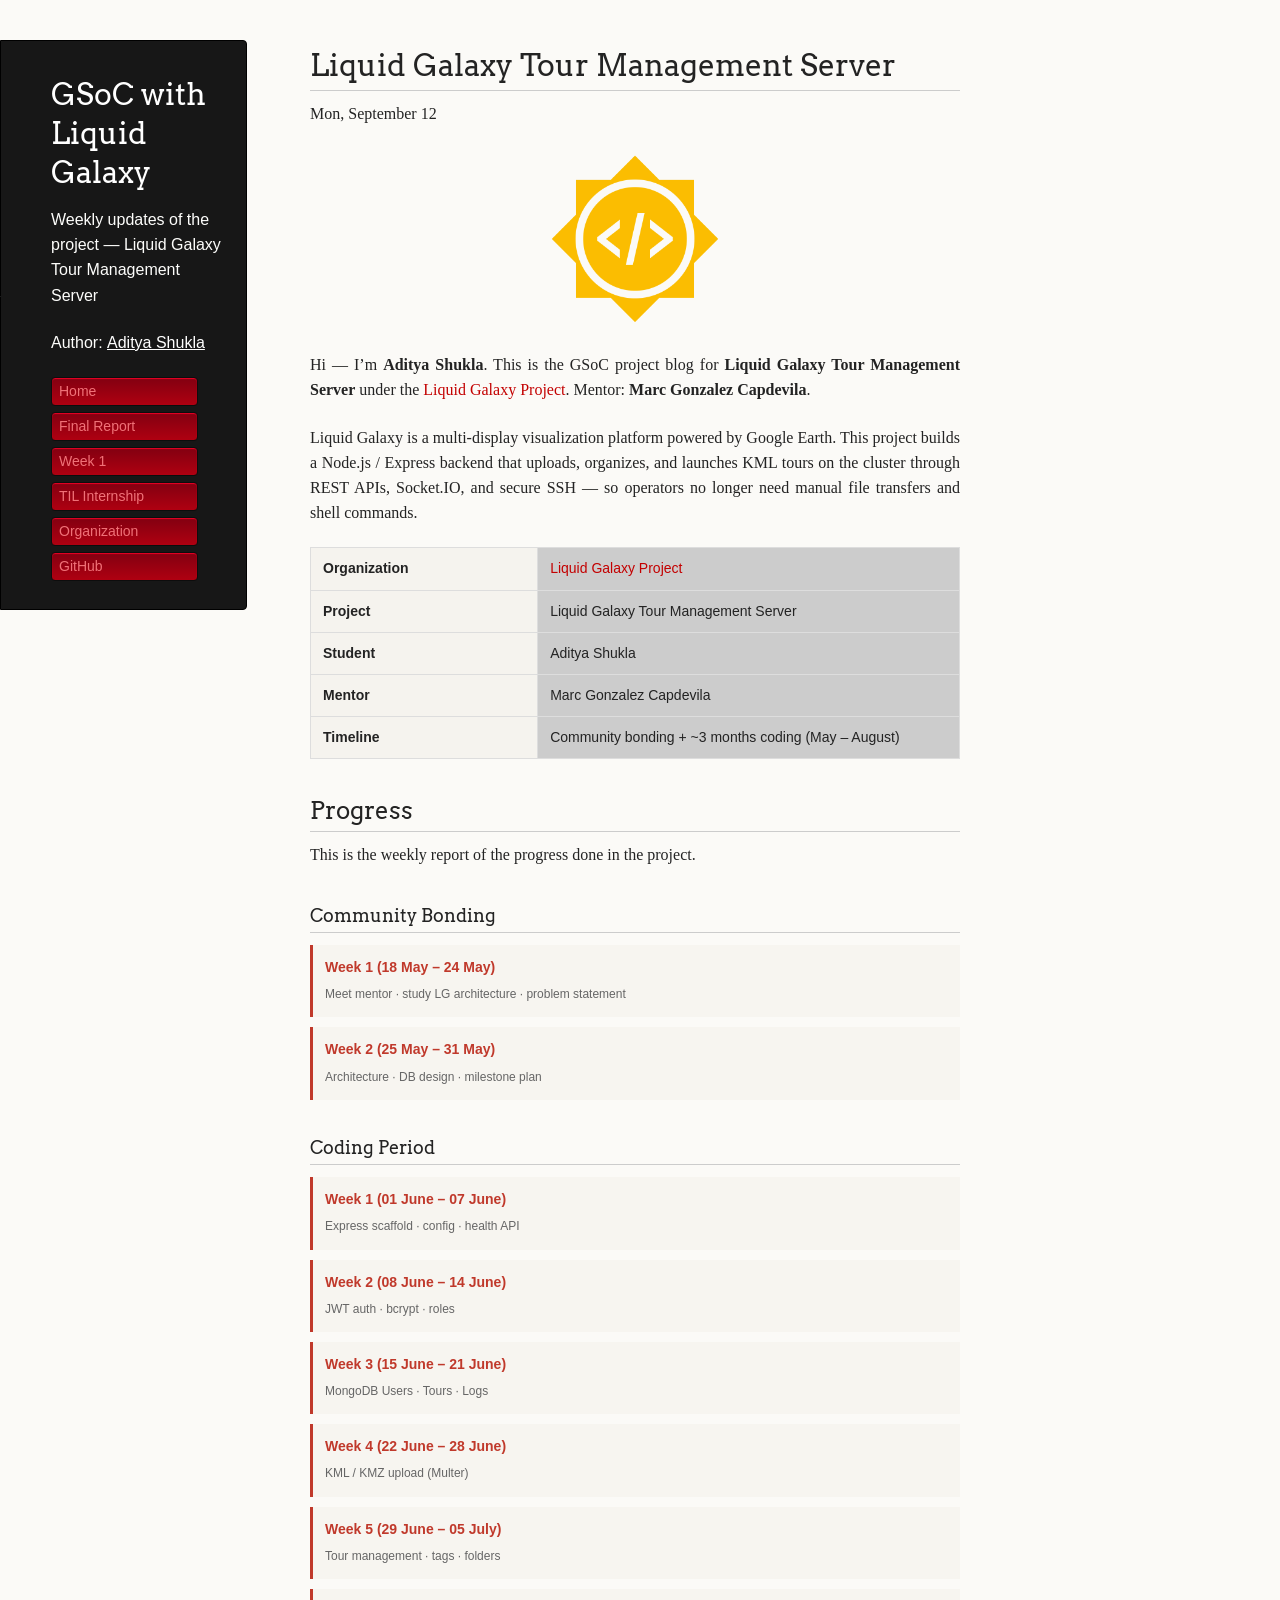
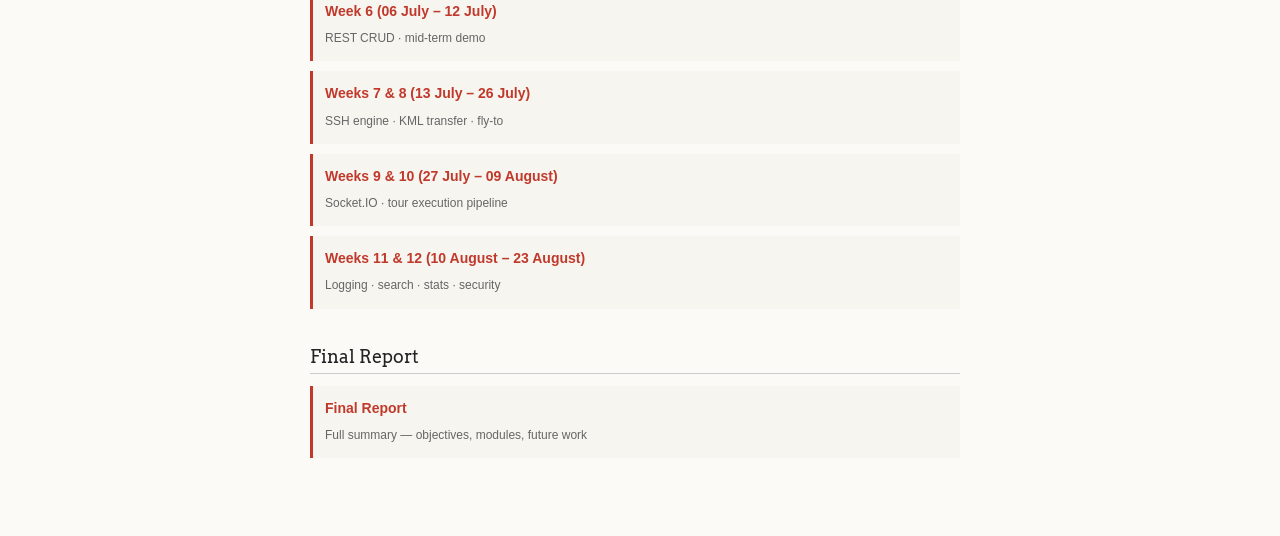
<file: index.html>
<!doctype html>
<html lang="en-US">
  <head>
    <meta charset="utf-8">
    <meta http-equiv="X-UA-Compatible" content="IE=edge">
    <title>GSoC with Liquid Galaxy | Aditya Shukla</title>
    <meta name="description" content="GSoC weekly blogs — Liquid Galaxy Tour Management Server by Aditya Shukla.">
    <meta name="viewport" content="width=device-width, initial-scale=1, user-scalable=no">
    <link rel="stylesheet" href="assets/css/style.css">
  </head>
  <body>
    <div class="wrapper">
      <header>
        <h1 class="header">GSoC with Liquid Galaxy</h1>
        <p class="header" style="font-family: 'Segoe UI', Tahoma, Geneva, Verdana, sans-serif;">
          Weekly updates of the project — Liquid Galaxy Tour Management Server
        </p>
        <p class="header" style="font-family: 'Segoe UI', Tahoma, Geneva, Verdana, sans-serif;">
          Author:
          <a class="header name" href="https://github.com/adii-the-billionaire">Aditya Shukla</a>
        </p>
        <ul class="nav-links">
          <li><a href="index.html">Home</a></li>
          <li><a href="report/final_report.html">Final Report</a></li>
          <li><a href="community_bonding/week1.html">Week 1</a></li>
          <li><a href="internship/index.html">TIL Internship</a></li>
          <li><a href="https://www.gsocorganizations.dev/organization/liquid-galaxy-project/">Organization</a></li>
          <li><a href="https://github.com/adii-the-billionaire">GitHub</a></li>
        </ul>
      </header>

      <section>
        <h1>Liquid Galaxy Tour Management Server</h1>

        <style>
          p.para {
            font-family: "'Source Code Pro', 'Segoe UI', Tahoma, Geneva, Verdana, sans-serif";
            font-size: 16px;
          }
        </style>

        <p class="para">Mon, September 12</p>

        <p align="center">
          <img src="assets/GSoC-icon.png" width="28%" alt="Google Summer of Code" />
        </p>

        <p align="justify" class="para">
          Hi — I’m <strong>Aditya Shukla</strong>.
          This is the GSoC project blog for
          <strong>Liquid Galaxy Tour Management Server</strong> under the
          <a href="https://www.gsocorganizations.dev/organization/liquid-galaxy-project/">Liquid Galaxy Project</a>.
          Mentor: <strong>Marc Gonzalez Capdevila</strong>.
        </p>

        <p align="justify" class="para">
          Liquid Galaxy is a multi-display visualization platform powered by Google Earth.
          This project builds a Node.js / Express backend that uploads, organizes, and launches
          KML tours on the cluster through REST APIs, Socket.IO, and secure SSH — so operators
          no longer need manual file transfers and shell commands.
        </p>

        <table class="profile">
          <tr>
            <td>Organization</td>
            <td><a href="https://www.gsocorganizations.dev/organization/liquid-galaxy-project/">Liquid Galaxy Project</a></td>
          </tr>
          <tr>
            <td>Project</td>
            <td>Liquid Galaxy Tour Management Server</td>
          </tr>
          <tr>
            <td>Student</td>
            <td>Aditya Shukla</td>
          </tr>
          <tr>
            <td>Mentor</td>
            <td>Marc Gonzalez Capdevila</td>
          </tr>
          <tr>
            <td>Timeline</td>
            <td>Community bonding + ~3 months coding (May – August)</td>
          </tr>
        </table>

        <h2>Progress</h2>
        <p class="para">This is the weekly report of the progress done in the project.</p>

        <h3>Community Bonding</h3>
        <ul class="week-list">
          <li>
            <a href="community_bonding/week1.html">Week 1 (18 May – 24 May)</a>
            <span class="week-meta">Meet mentor · study LG architecture · problem statement</span>
          </li>
          <li>
            <a href="community_bonding/week2.html">Week 2 (25 May – 31 May)</a>
            <span class="week-meta">Architecture · DB design · milestone plan</span>
          </li>
        </ul>

        <h3>Coding Period</h3>
        <ul class="week-list">
          <li>
            <a href="coding_period/week1.html">Week 1 (01 June – 07 June)</a>
            <span class="week-meta">Express scaffold · config · health API</span>
          </li>
          <li>
            <a href="coding_period/week2.html">Week 2 (08 June – 14 June)</a>
            <span class="week-meta">JWT auth · bcrypt · roles</span>
          </li>
          <li>
            <a href="coding_period/week3.html">Week 3 (15 June – 21 June)</a>
            <span class="week-meta">MongoDB Users · Tours · Logs</span>
          </li>
          <li>
            <a href="coding_period/week4.html">Week 4 (22 June – 28 June)</a>
            <span class="week-meta">KML / KMZ upload (Multer)</span>
          </li>
          <li>
            <a href="coding_period/week5.html">Week 5 (29 June – 05 July)</a>
            <span class="week-meta">Tour management · tags · folders</span>
          </li>
          <li>
            <a href="coding_period/week6.html">Week 6 (06 July – 12 July)</a>
            <span class="week-meta">REST CRUD · mid-term demo</span>
          </li>
          <li>
            <a href="coding_period/week7_and_8.html">Weeks 7 &amp; 8 (13 July – 26 July)</a>
            <span class="week-meta">SSH engine · KML transfer · fly-to</span>
          </li>
          <li>
            <a href="coding_period/week9_and_10.html">Weeks 9 &amp; 10 (27 July – 09 August)</a>
            <span class="week-meta">Socket.IO · tour execution pipeline</span>
          </li>
          <li>
            <a href="coding_period/week11_and_12.html">Weeks 11 &amp; 12 (10 August – 23 August)</a>
            <span class="week-meta">Logging · search · stats · security</span>
          </li>
        </ul>

        <h3>Final Report</h3>
        <ul class="week-list">
          <li>
            <a href="report/final_report.html">Final Report</a>
            <span class="week-meta">Full summary — objectives, modules, future work</span>
          </li>
        </ul>

      </section>
    </div>
  </body>
</html>
</file>
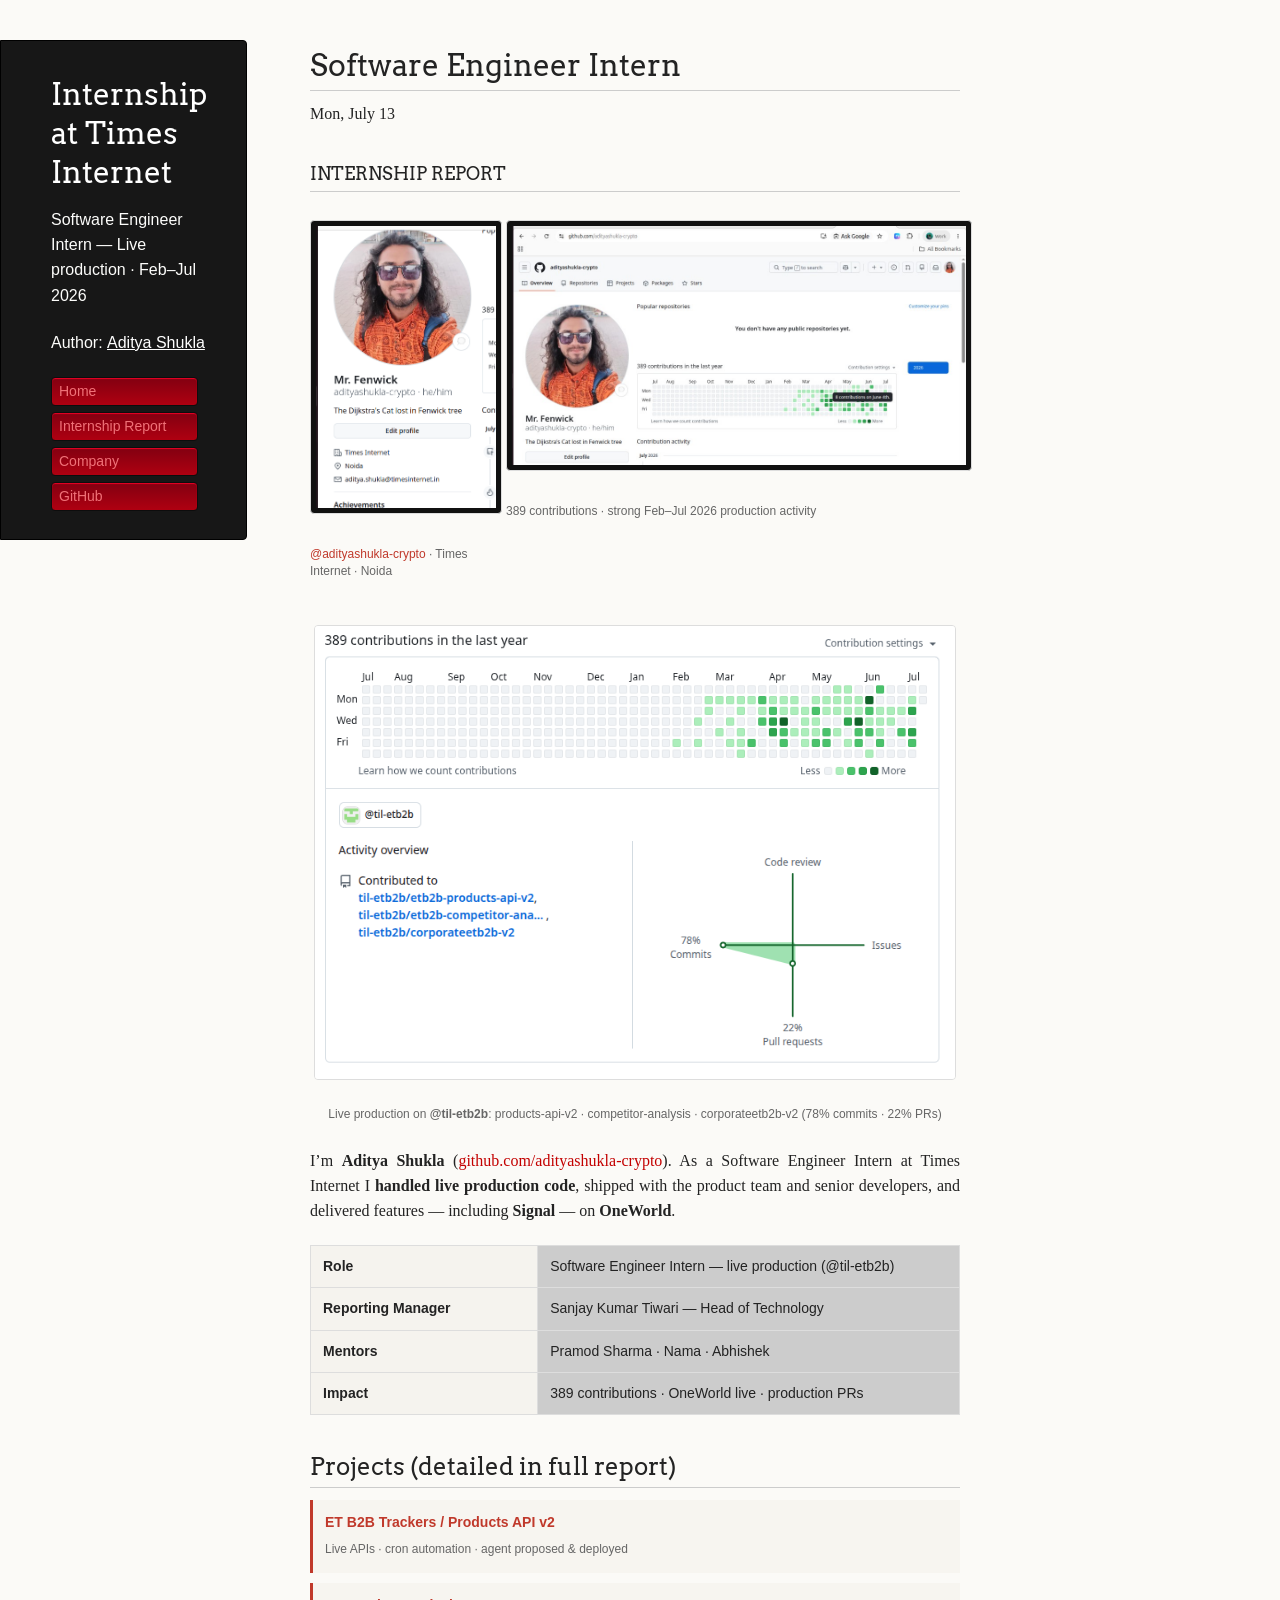
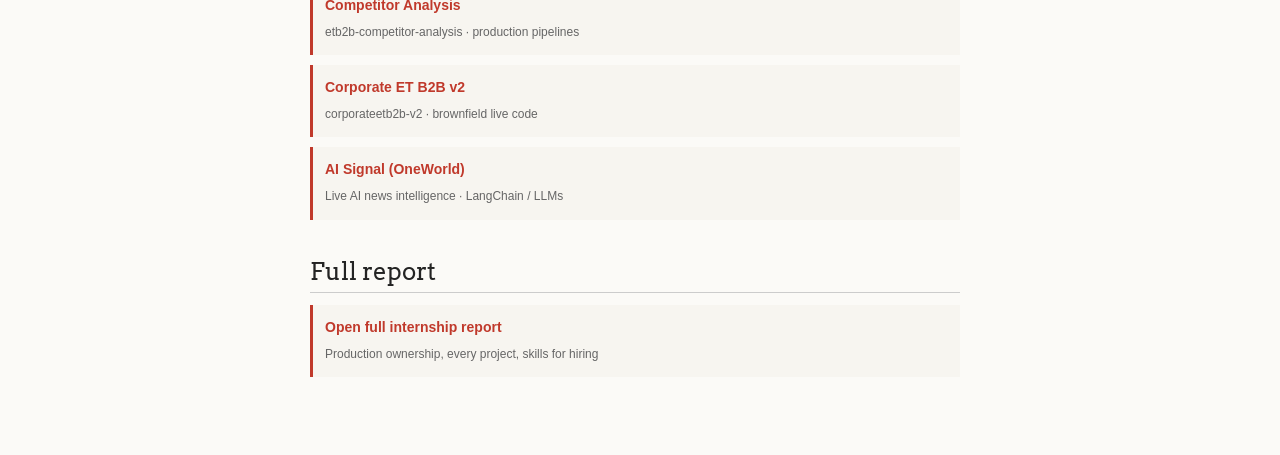
<file: internship/index.html>
<!doctype html>
<html lang="en-US">
  <head>
    <meta charset="utf-8">
    <meta http-equiv="X-UA-Compatible" content="IE=edge">
    <title>Internship Report | Times Internet | Aditya Shukla</title>
    <meta name="description" content="Live production engineer intern at Times Internet — til-etb2b, OneWorld Signal, 389 contributions. @adityashukla-crypto">
    <meta name="viewport" content="width=device-width, initial-scale=1, user-scalable=no">
    <link rel="stylesheet" href="../assets/css/style.css">
  </head>
  <body>
    <div class="wrapper">
      <header>
        <h1 class="header">Internship at Times Internet</h1>
        <p class="header" style="font-family: 'Segoe UI', Tahoma, Geneva, Verdana, sans-serif;">
          Software Engineer Intern — Live production · Feb–Jul 2026
        </p>
        <p class="header" style="font-family: 'Segoe UI', Tahoma, Geneva, Verdana, sans-serif;">
          Author:
          <a class="header name" href="https://github.com/adityashukla-crypto">Aditya Shukla</a>
        </p>
        <ul class="nav-links">
          <li><a href="index.html">Home</a></li>
          <li><a href="report/final_report.html">Internship Report</a></li>
          <li><a href="https://www.timesinternet.in/" target="_blank" rel="noopener">Company</a></li>
          <li><a href="https://github.com/adityashukla-crypto">GitHub</a></li>
        </ul>
      </header>

      <section>
        <h1>Software Engineer Intern</h1>

        <style>
          p.para {
            font-family: "'Source Code Pro', 'Segoe UI', Tahoma, Geneva, Verdana, sans-serif";
            font-size: 16px;
          }
        </style>

        <p class="para">Mon, July 13</p>

        <h3>INTERNSHIP REPORT</h3>

        <div class="profile-showcase">
          <div class="shot avatar">
            <img src="../assets/internship/github-profile.png" alt="Aditya Shukla @adityashukla-crypto">
            <p class="caption">
              <a href="https://github.com/adityashukla-crypto">@adityashukla-crypto</a>
              · Times Internet · Noida
            </p>
          </div>
          <div class="shot">
            <img src="../assets/internship/github-contributions.png" alt="389 contributions heatmap">
            <p class="caption">389 contributions · strong Feb–Jul 2026 production activity</p>
          </div>
        </div>

        <p align="center">
          <img src="../assets/internship/til-etb2b-contributions.png" alt="Contributed to til-etb2b production repos" style="width:100%;max-width:640px;border:1px solid #ddd;border-radius:4px;">
        </p>
        <p style="text-align:center;font-size:12px;color:#666;margin-bottom:20px;">
          Live production on <strong>@til-etb2b</strong>:
          products-api-v2 · competitor-analysis · corporateetb2b-v2
          (78% commits · 22% PRs)
        </p>

        <p align="justify" class="para">
          I’m <strong>Aditya Shukla</strong>
          (<a href="https://github.com/adityashukla-crypto">github.com/adityashukla-crypto</a>).
          As a Software Engineer Intern at Times Internet I
          <strong>handled live production code</strong>, shipped with the product team and senior
          developers, and delivered features — including <strong>Signal</strong> — on
          <strong>OneWorld</strong>.
        </p>

        <table class="profile">
          <tr>
            <td>Role</td>
            <td>Software Engineer Intern — live production (@til-etb2b)</td>
          </tr>
          <tr>
            <td>Reporting Manager</td>
            <td>Sanjay Kumar Tiwari — Head of Technology</td>
          </tr>
          <tr>
            <td>Mentors</td>
            <td>Pramod Sharma · Nama · Abhishek</td>
          </tr>
          <tr>
            <td>Impact</td>
            <td>389 contributions · OneWorld live · production PRs</td>
          </tr>
        </table>

        <h2>Projects (detailed in full report)</h2>
        <ul class="week-list">
          <li>
            <a href="report/final_report.html#project-1">ET B2B Trackers / Products API v2</a>
            <span class="week-meta">Live APIs · cron automation · agent proposed &amp; deployed</span>
          </li>
          <li>
            <a href="report/final_report.html#project-competitor">Competitor Analysis</a>
            <span class="week-meta">etb2b-competitor-analysis · production pipelines</span>
          </li>
          <li>
            <a href="report/final_report.html#project-corporate">Corporate ET B2B v2</a>
            <span class="week-meta">corporateetb2b-v2 · brownfield live code</span>
          </li>
          <li>
            <a href="report/final_report.html#project-2">AI Signal (OneWorld)</a>
            <span class="week-meta">Live AI news intelligence · LangChain / LLMs</span>
          </li>
        </ul>

        <h2>Full report</h2>
        <ul class="week-list">
          <li>
            <a href="report/final_report.html">Open full internship report</a>
            <span class="week-meta">Production ownership, every project, skills for hiring</span>
          </li>
        </ul>
      </section>
    </div>
  </body>
</html>
</file>
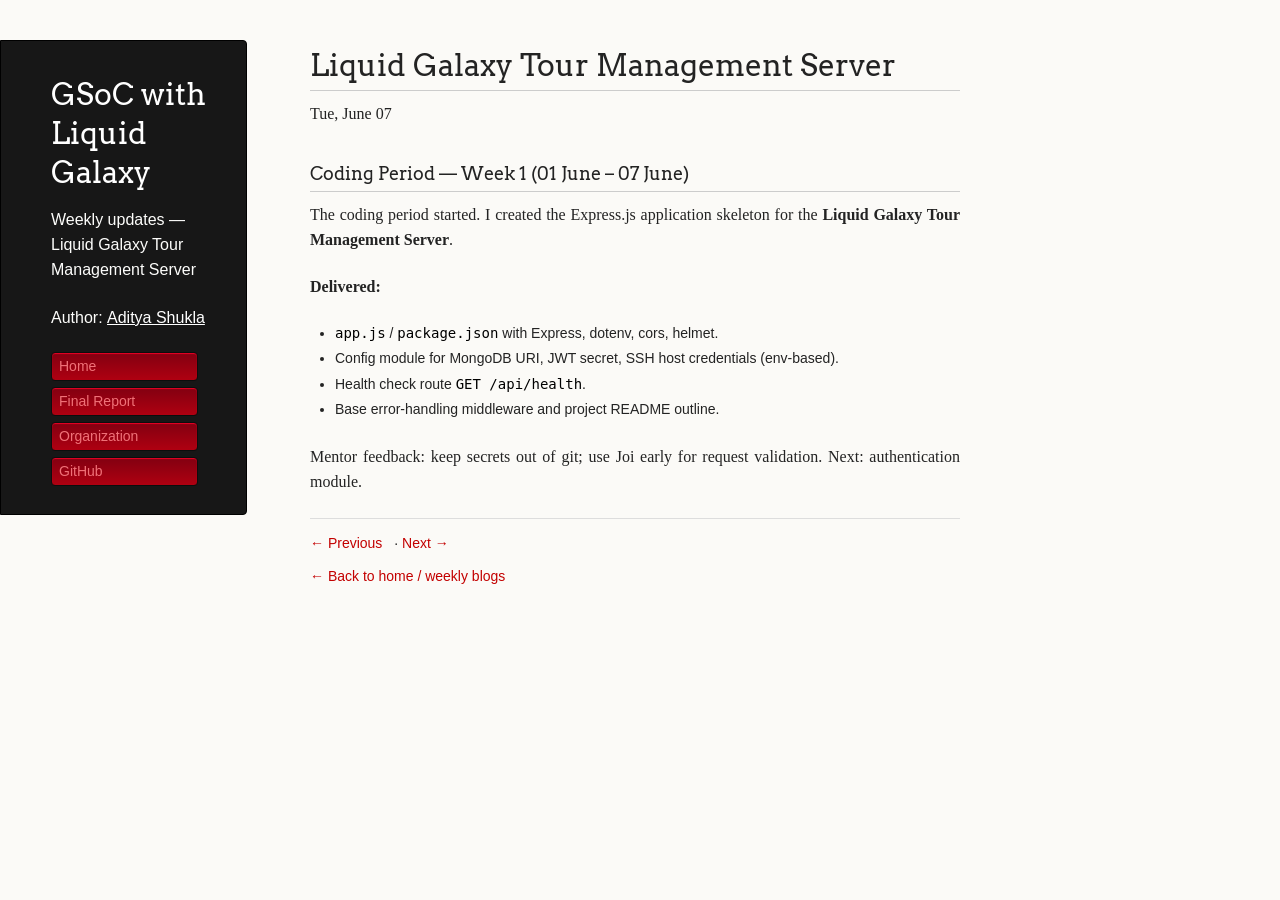
<file: coding_period/week1.html>
<!doctype html>
<html lang="en-US">
  <head>
    <meta charset="utf-8">
    <meta http-equiv="X-UA-Compatible" content="IE=edge">
    <title>Coding Week 1 | GSoC Liquid Galaxy</title>
    <meta name="description" content="Coding Period — Week 1 (01 June – 07 June)">
    <meta name="viewport" content="width=device-width, initial-scale=1, user-scalable=no">
    <link rel="stylesheet" href="../assets/css/style.css">
  </head>
  <body>
    <div class="wrapper">
      <header>
        <h1 class="header">GSoC with Liquid Galaxy</h1>
        <p class="header" style="font-family: 'Segoe UI', Tahoma, Geneva, Verdana, sans-serif;">
          Weekly updates — Liquid Galaxy Tour Management Server
        </p>
        <p class="header" style="font-family: 'Segoe UI', Tahoma, Geneva, Verdana, sans-serif;">
          Author:
          <a class="header name" href="https://github.com/adii-the-billionaire">Aditya Shukla</a>
        </p>
        <ul class="nav-links">
          <li><a href="../index.html">Home</a></li>
          <li><a href="../report/final_report.html">Final Report</a></li>
          <li><a href="https://www.gsocorganizations.dev/organization/liquid-galaxy-project/">Organization</a></li>
          <li><a href="https://github.com/adii-the-billionaire">GitHub</a></li>
        </ul>
      </header>

      <section>
        <h1>Liquid Galaxy Tour Management Server</h1>
        <style>
          p.para {
            font-family: "'Source Code Pro', 'Segoe UI', Tahoma, Geneva, Verdana, sans-serif";
            font-size: 16px;
          }
        </style>
        <p class="para">Tue, June 07</p>
        <h3>Coding Period — Week 1 (01 June – 07 June)</h3>

        <p align="justify" class="para">
          The coding period started. I created the Express.js application skeleton for the
          <strong>Liquid Galaxy Tour Management Server</strong>.
        </p>
        <p align="justify" class="para"><strong>Delivered:</strong></p>
        <ul>
          <li><code>app.js</code> / <code>package.json</code> with Express, dotenv, cors, helmet.</li>
          <li>Config module for MongoDB URI, JWT secret, SSH host credentials (env-based).</li>
          <li>Health check route <code>GET /api/health</code>.</li>
          <li>Base error-handling middleware and project README outline.</li>
        </ul>
        <p align="justify" class="para">
          Mentor feedback: keep secrets out of git; use Joi early for request validation.
          Next: authentication module.
        </p>

        <p class="week-nav">
          <a href="../community_bonding/week2.html">← Previous</a> · <a href="../coding_period/week2.html">Next →</a>
        </p>
        <p><a href="../index.html">← Back to home / weekly blogs</a></p>
      </section>
    </div>
  </body>
</html>
</file>
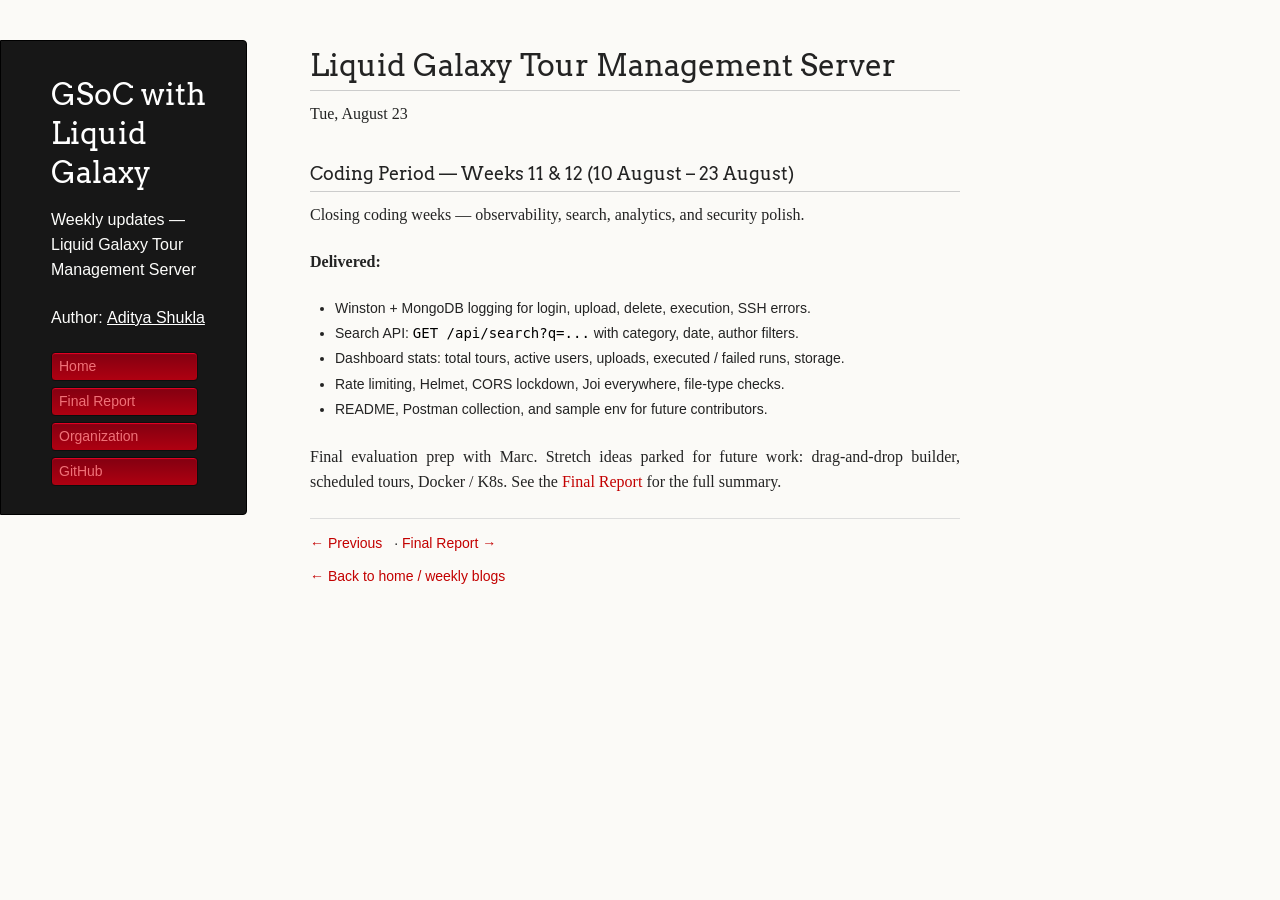
<file: coding_period/week11_and_12.html>
<!doctype html>
<html lang="en-US">
  <head>
    <meta charset="utf-8">
    <meta http-equiv="X-UA-Compatible" content="IE=edge">
    <title>Coding Weeks 11–12 | GSoC Liquid Galaxy</title>
    <meta name="description" content="Coding Period — Weeks 11 &amp; 12 (10 August – 23 August)">
    <meta name="viewport" content="width=device-width, initial-scale=1, user-scalable=no">
    <link rel="stylesheet" href="../assets/css/style.css">
  </head>
  <body>
    <div class="wrapper">
      <header>
        <h1 class="header">GSoC with Liquid Galaxy</h1>
        <p class="header" style="font-family: 'Segoe UI', Tahoma, Geneva, Verdana, sans-serif;">
          Weekly updates — Liquid Galaxy Tour Management Server
        </p>
        <p class="header" style="font-family: 'Segoe UI', Tahoma, Geneva, Verdana, sans-serif;">
          Author:
          <a class="header name" href="https://github.com/adii-the-billionaire">Aditya Shukla</a>
        </p>
        <ul class="nav-links">
          <li><a href="../index.html">Home</a></li>
          <li><a href="../report/final_report.html">Final Report</a></li>
          <li><a href="https://www.gsocorganizations.dev/organization/liquid-galaxy-project/">Organization</a></li>
          <li><a href="https://github.com/adii-the-billionaire">GitHub</a></li>
        </ul>
      </header>

      <section>
        <h1>Liquid Galaxy Tour Management Server</h1>
        <style>
          p.para {
            font-family: "'Source Code Pro', 'Segoe UI', Tahoma, Geneva, Verdana, sans-serif";
            font-size: 16px;
          }
        </style>
        <p class="para">Tue, August 23</p>
        <h3>Coding Period — Weeks 11 &amp; 12 (10 August – 23 August)</h3>

        <p align="justify" class="para">
          Closing coding weeks — observability, search, analytics, and security polish.
        </p>
        <p align="justify" class="para"><strong>Delivered:</strong></p>
        <ul>
          <li>Winston + MongoDB logging for login, upload, delete, execution, SSH errors.</li>
          <li>Search API: <code>GET /api/search?q=...</code> with category, date, author filters.</li>
          <li>Dashboard stats: total tours, active users, uploads, executed / failed runs, storage.</li>
          <li>Rate limiting, Helmet, CORS lockdown, Joi everywhere, file-type checks.</li>
          <li>README, Postman collection, and sample env for future contributors.</li>
        </ul>
        <p align="justify" class="para">
          Final evaluation prep with Marc. Stretch ideas parked for future work:
          drag-and-drop builder, scheduled tours, Docker / K8s.
          See the <a href="../report/final_report.html">Final Report</a> for the full summary.
        </p>

        <p class="week-nav">
          <a href="../coding_period/week9_and_10.html">← Previous</a> · <a href="../report/final_report.html">Final Report →</a>
        </p>
        <p><a href="../index.html">← Back to home / weekly blogs</a></p>
      </section>
    </div>
  </body>
</html>
</file>
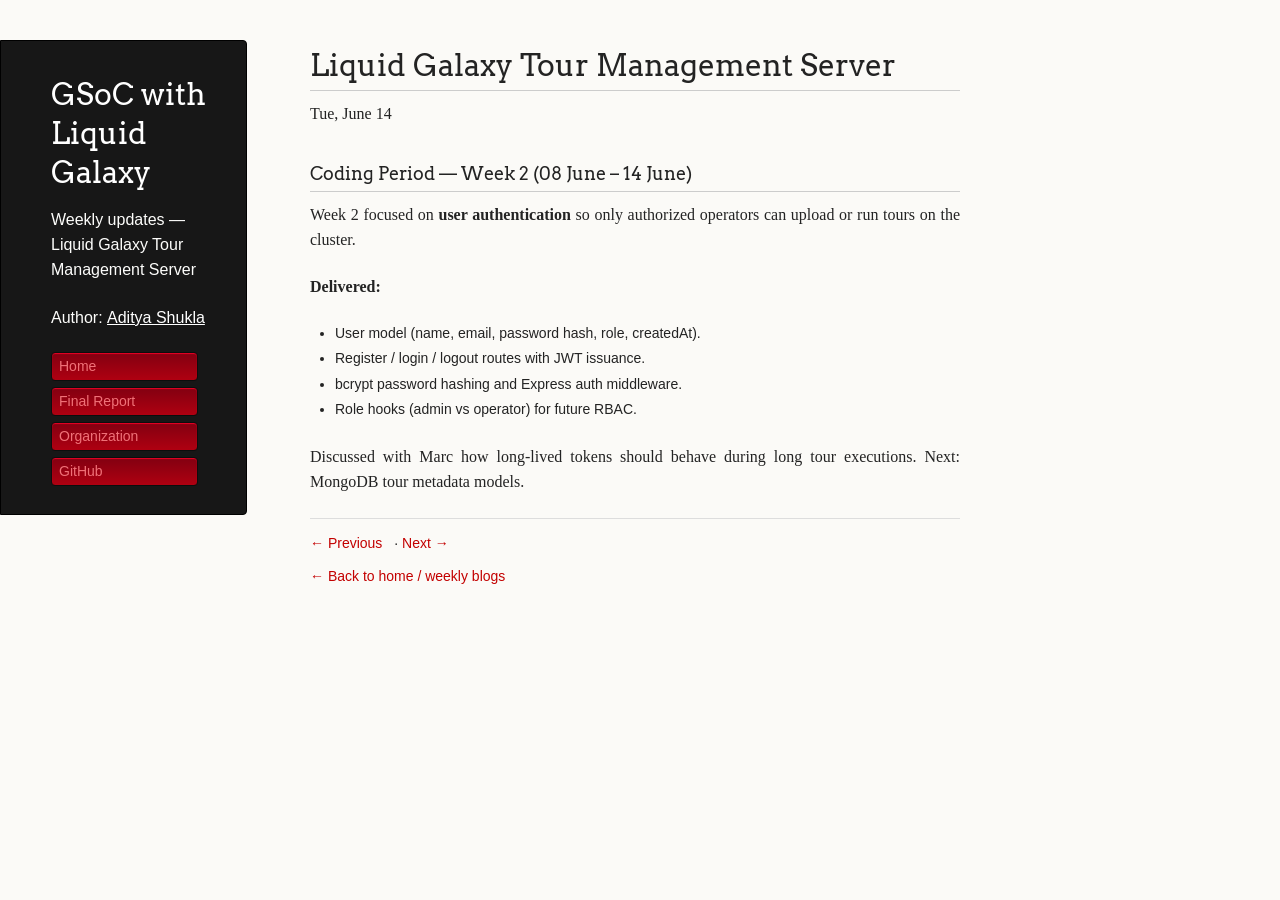
<file: coding_period/week2.html>
<!doctype html>
<html lang="en-US">
  <head>
    <meta charset="utf-8">
    <meta http-equiv="X-UA-Compatible" content="IE=edge">
    <title>Coding Week 2 | GSoC Liquid Galaxy</title>
    <meta name="description" content="Coding Period — Week 2 (08 June – 14 June)">
    <meta name="viewport" content="width=device-width, initial-scale=1, user-scalable=no">
    <link rel="stylesheet" href="../assets/css/style.css">
  </head>
  <body>
    <div class="wrapper">
      <header>
        <h1 class="header">GSoC with Liquid Galaxy</h1>
        <p class="header" style="font-family: 'Segoe UI', Tahoma, Geneva, Verdana, sans-serif;">
          Weekly updates — Liquid Galaxy Tour Management Server
        </p>
        <p class="header" style="font-family: 'Segoe UI', Tahoma, Geneva, Verdana, sans-serif;">
          Author:
          <a class="header name" href="https://github.com/adii-the-billionaire">Aditya Shukla</a>
        </p>
        <ul class="nav-links">
          <li><a href="../index.html">Home</a></li>
          <li><a href="../report/final_report.html">Final Report</a></li>
          <li><a href="https://www.gsocorganizations.dev/organization/liquid-galaxy-project/">Organization</a></li>
          <li><a href="https://github.com/adii-the-billionaire">GitHub</a></li>
        </ul>
      </header>

      <section>
        <h1>Liquid Galaxy Tour Management Server</h1>
        <style>
          p.para {
            font-family: "'Source Code Pro', 'Segoe UI', Tahoma, Geneva, Verdana, sans-serif";
            font-size: 16px;
          }
        </style>
        <p class="para">Tue, June 14</p>
        <h3>Coding Period — Week 2 (08 June – 14 June)</h3>

        <p align="justify" class="para">
          Week 2 focused on <strong>user authentication</strong> so only authorized operators can
          upload or run tours on the cluster.
        </p>
        <p align="justify" class="para"><strong>Delivered:</strong></p>
        <ul>
          <li>User model (name, email, password hash, role, createdAt).</li>
          <li>Register / login / logout routes with JWT issuance.</li>
          <li>bcrypt password hashing and Express auth middleware.</li>
          <li>Role hooks (admin vs operator) for future RBAC.</li>
        </ul>
        <p align="justify" class="para">
          Discussed with Marc how long-lived tokens should behave during long tour executions.
          Next: MongoDB tour metadata models.
        </p>

        <p class="week-nav">
          <a href="../coding_period/week1.html">← Previous</a> · <a href="../coding_period/week3.html">Next →</a>
        </p>
        <p><a href="../index.html">← Back to home / weekly blogs</a></p>
      </section>
    </div>
  </body>
</html>
</file>
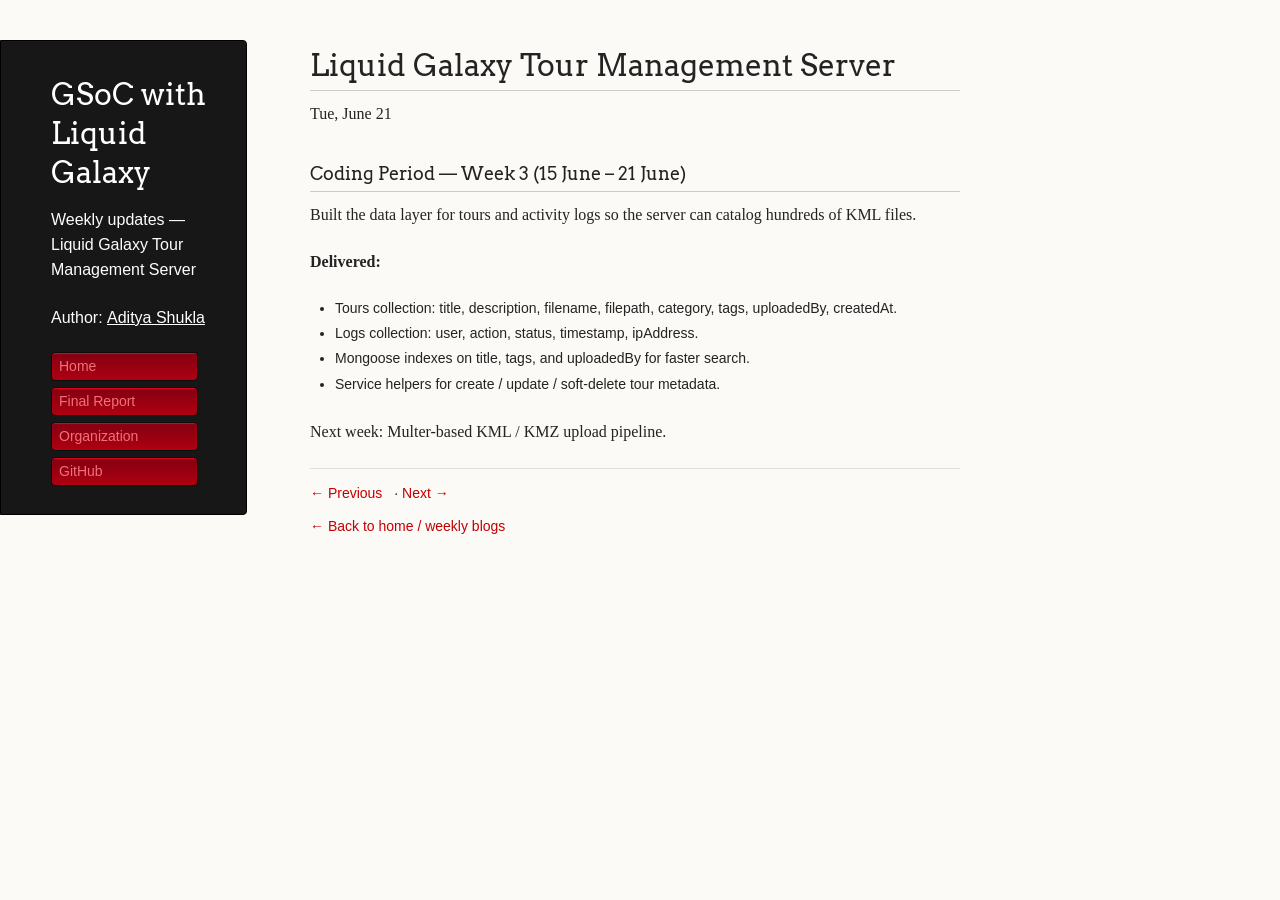
<file: coding_period/week3.html>
<!doctype html>
<html lang="en-US">
  <head>
    <meta charset="utf-8">
    <meta http-equiv="X-UA-Compatible" content="IE=edge">
    <title>Coding Week 3 | GSoC Liquid Galaxy</title>
    <meta name="description" content="Coding Period — Week 3 (15 June – 21 June)">
    <meta name="viewport" content="width=device-width, initial-scale=1, user-scalable=no">
    <link rel="stylesheet" href="../assets/css/style.css">
  </head>
  <body>
    <div class="wrapper">
      <header>
        <h1 class="header">GSoC with Liquid Galaxy</h1>
        <p class="header" style="font-family: 'Segoe UI', Tahoma, Geneva, Verdana, sans-serif;">
          Weekly updates — Liquid Galaxy Tour Management Server
        </p>
        <p class="header" style="font-family: 'Segoe UI', Tahoma, Geneva, Verdana, sans-serif;">
          Author:
          <a class="header name" href="https://github.com/adii-the-billionaire">Aditya Shukla</a>
        </p>
        <ul class="nav-links">
          <li><a href="../index.html">Home</a></li>
          <li><a href="../report/final_report.html">Final Report</a></li>
          <li><a href="https://www.gsocorganizations.dev/organization/liquid-galaxy-project/">Organization</a></li>
          <li><a href="https://github.com/adii-the-billionaire">GitHub</a></li>
        </ul>
      </header>

      <section>
        <h1>Liquid Galaxy Tour Management Server</h1>
        <style>
          p.para {
            font-family: "'Source Code Pro', 'Segoe UI', Tahoma, Geneva, Verdana, sans-serif";
            font-size: 16px;
          }
        </style>
        <p class="para">Tue, June 21</p>
        <h3>Coding Period — Week 3 (15 June – 21 June)</h3>

        <p align="justify" class="para">
          Built the data layer for tours and activity logs so the server can catalog hundreds of KML files.
        </p>
        <p align="justify" class="para"><strong>Delivered:</strong></p>
        <ul>
          <li>Tours collection: title, description, filename, filepath, category, tags, uploadedBy, createdAt.</li>
          <li>Logs collection: user, action, status, timestamp, ipAddress.</li>
          <li>Mongoose indexes on title, tags, and uploadedBy for faster search.</li>
          <li>Service helpers for create / update / soft-delete tour metadata.</li>
        </ul>
        <p align="justify" class="para">Next week: Multer-based KML / KMZ upload pipeline.</p>

        <p class="week-nav">
          <a href="../coding_period/week2.html">← Previous</a> · <a href="../coding_period/week4.html">Next →</a>
        </p>
        <p><a href="../index.html">← Back to home / weekly blogs</a></p>
      </section>
    </div>
  </body>
</html>
</file>
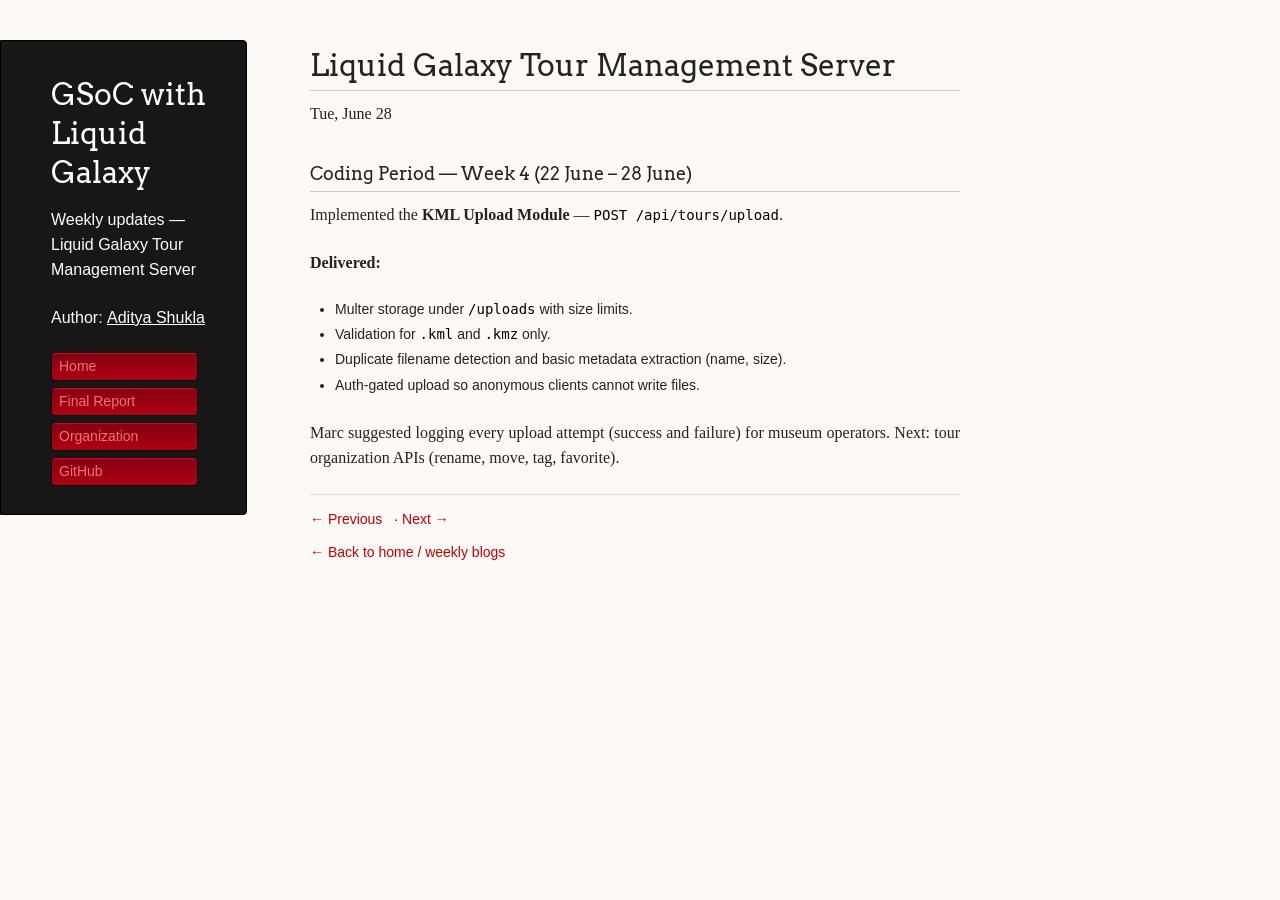
<file: coding_period/week4.html>
<!doctype html>
<html lang="en-US">
  <head>
    <meta charset="utf-8">
    <meta http-equiv="X-UA-Compatible" content="IE=edge">
    <title>Coding Week 4 | GSoC Liquid Galaxy</title>
    <meta name="description" content="Coding Period — Week 4 (22 June – 28 June)">
    <meta name="viewport" content="width=device-width, initial-scale=1, user-scalable=no">
    <link rel="stylesheet" href="../assets/css/style.css">
  </head>
  <body>
    <div class="wrapper">
      <header>
        <h1 class="header">GSoC with Liquid Galaxy</h1>
        <p class="header" style="font-family: 'Segoe UI', Tahoma, Geneva, Verdana, sans-serif;">
          Weekly updates — Liquid Galaxy Tour Management Server
        </p>
        <p class="header" style="font-family: 'Segoe UI', Tahoma, Geneva, Verdana, sans-serif;">
          Author:
          <a class="header name" href="https://github.com/adii-the-billionaire">Aditya Shukla</a>
        </p>
        <ul class="nav-links">
          <li><a href="../index.html">Home</a></li>
          <li><a href="../report/final_report.html">Final Report</a></li>
          <li><a href="https://www.gsocorganizations.dev/organization/liquid-galaxy-project/">Organization</a></li>
          <li><a href="https://github.com/adii-the-billionaire">GitHub</a></li>
        </ul>
      </header>

      <section>
        <h1>Liquid Galaxy Tour Management Server</h1>
        <style>
          p.para {
            font-family: "'Source Code Pro', 'Segoe UI', Tahoma, Geneva, Verdana, sans-serif";
            font-size: 16px;
          }
        </style>
        <p class="para">Tue, June 28</p>
        <h3>Coding Period — Week 4 (22 June – 28 June)</h3>

        <p align="justify" class="para">
          Implemented the <strong>KML Upload Module</strong> — <code>POST /api/tours/upload</code>.
        </p>
        <p align="justify" class="para"><strong>Delivered:</strong></p>
        <ul>
          <li>Multer storage under <code>/uploads</code> with size limits.</li>
          <li>Validation for <code>.kml</code> and <code>.kmz</code> only.</li>
          <li>Duplicate filename detection and basic metadata extraction (name, size).</li>
          <li>Auth-gated upload so anonymous clients cannot write files.</li>
        </ul>
        <p align="justify" class="para">
          Marc suggested logging every upload attempt (success and failure) for museum operators.
          Next: tour organization APIs (rename, move, tag, favorite).
        </p>

        <p class="week-nav">
          <a href="../coding_period/week3.html">← Previous</a> · <a href="../coding_period/week5.html">Next →</a>
        </p>
        <p><a href="../index.html">← Back to home / weekly blogs</a></p>
      </section>
    </div>
  </body>
</html>
</file>
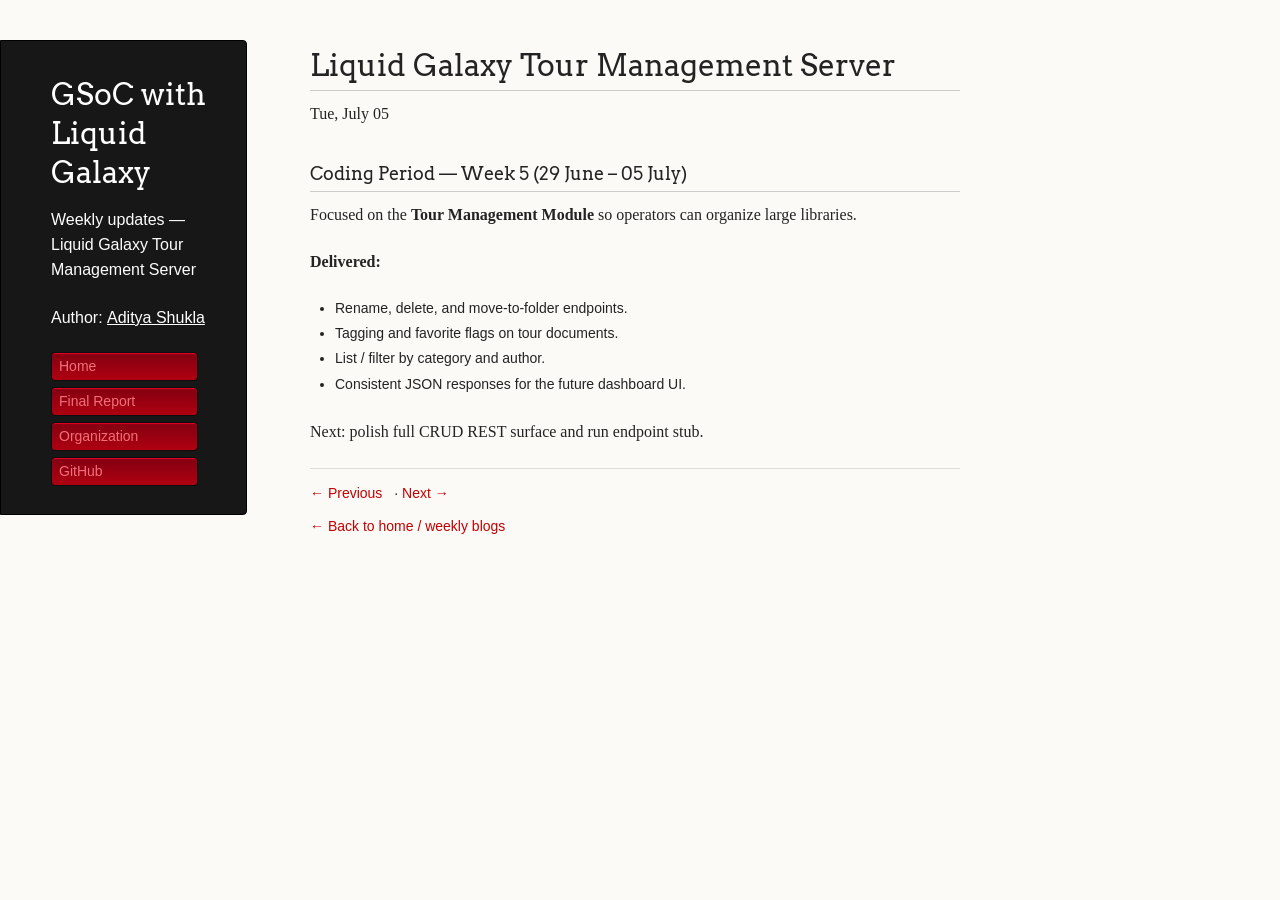
<file: coding_period/week5.html>
<!doctype html>
<html lang="en-US">
  <head>
    <meta charset="utf-8">
    <meta http-equiv="X-UA-Compatible" content="IE=edge">
    <title>Coding Week 5 | GSoC Liquid Galaxy</title>
    <meta name="description" content="Coding Period — Week 5 (29 June – 05 July)">
    <meta name="viewport" content="width=device-width, initial-scale=1, user-scalable=no">
    <link rel="stylesheet" href="../assets/css/style.css">
  </head>
  <body>
    <div class="wrapper">
      <header>
        <h1 class="header">GSoC with Liquid Galaxy</h1>
        <p class="header" style="font-family: 'Segoe UI', Tahoma, Geneva, Verdana, sans-serif;">
          Weekly updates — Liquid Galaxy Tour Management Server
        </p>
        <p class="header" style="font-family: 'Segoe UI', Tahoma, Geneva, Verdana, sans-serif;">
          Author:
          <a class="header name" href="https://github.com/adii-the-billionaire">Aditya Shukla</a>
        </p>
        <ul class="nav-links">
          <li><a href="../index.html">Home</a></li>
          <li><a href="../report/final_report.html">Final Report</a></li>
          <li><a href="https://www.gsocorganizations.dev/organization/liquid-galaxy-project/">Organization</a></li>
          <li><a href="https://github.com/adii-the-billionaire">GitHub</a></li>
        </ul>
      </header>

      <section>
        <h1>Liquid Galaxy Tour Management Server</h1>
        <style>
          p.para {
            font-family: "'Source Code Pro', 'Segoe UI', Tahoma, Geneva, Verdana, sans-serif";
            font-size: 16px;
          }
        </style>
        <p class="para">Tue, July 05</p>
        <h3>Coding Period — Week 5 (29 June – 05 July)</h3>

        <p align="justify" class="para">
          Focused on the <strong>Tour Management Module</strong> so operators can organize large libraries.
        </p>
        <p align="justify" class="para"><strong>Delivered:</strong></p>
        <ul>
          <li>Rename, delete, and move-to-folder endpoints.</li>
          <li>Tagging and favorite flags on tour documents.</li>
          <li>List / filter by category and author.</li>
          <li>Consistent JSON responses for the future dashboard UI.</li>
        </ul>
        <p align="justify" class="para">Next: polish full CRUD REST surface and run endpoint stub.</p>

        <p class="week-nav">
          <a href="../coding_period/week4.html">← Previous</a> · <a href="../coding_period/week6.html">Next →</a>
        </p>
        <p><a href="../index.html">← Back to home / weekly blogs</a></p>
      </section>
    </div>
  </body>
</html>
</file>
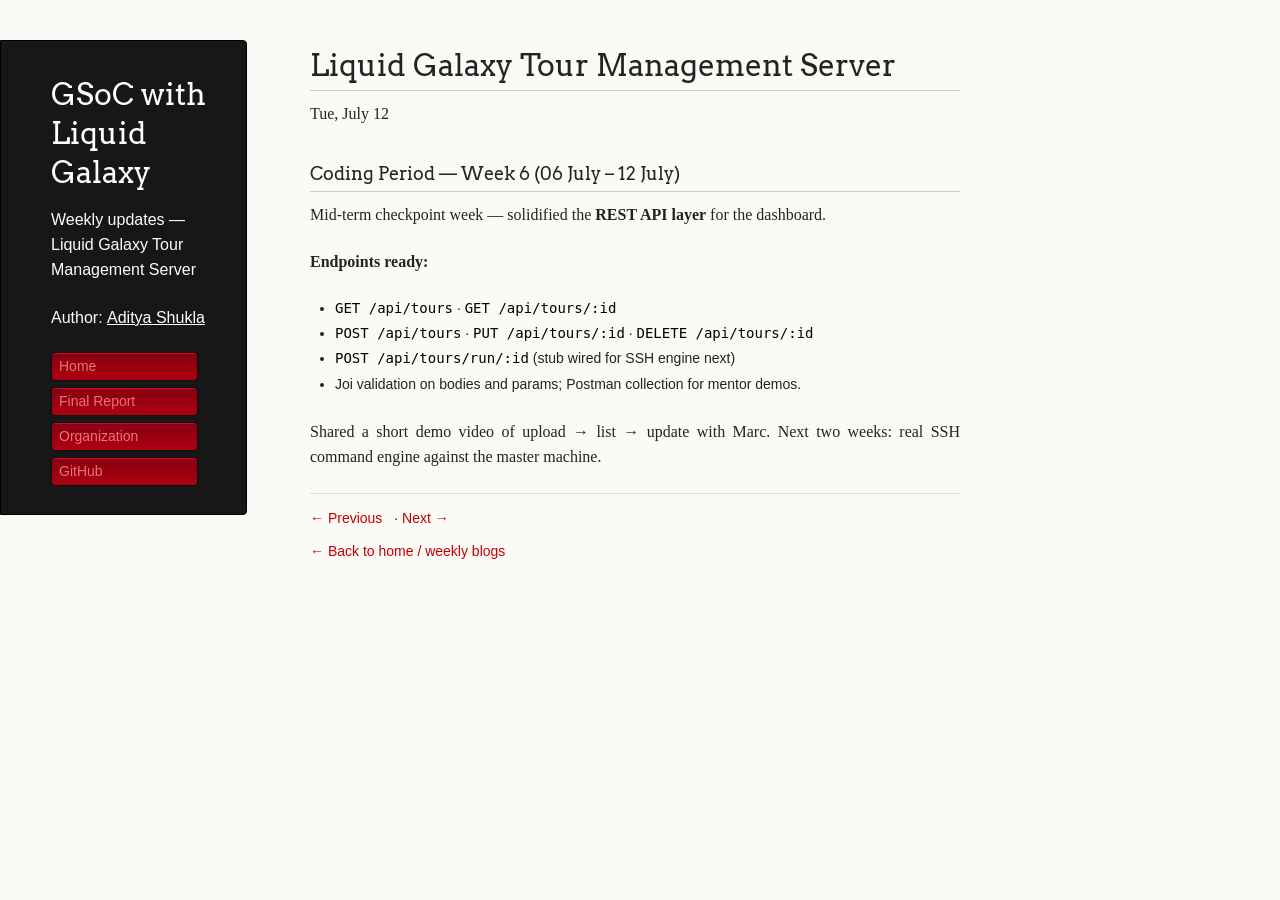
<file: coding_period/week6.html>
<!doctype html>
<html lang="en-US">
  <head>
    <meta charset="utf-8">
    <meta http-equiv="X-UA-Compatible" content="IE=edge">
    <title>Coding Week 6 | GSoC Liquid Galaxy</title>
    <meta name="description" content="Coding Period — Week 6 (06 July – 12 July)">
    <meta name="viewport" content="width=device-width, initial-scale=1, user-scalable=no">
    <link rel="stylesheet" href="../assets/css/style.css">
  </head>
  <body>
    <div class="wrapper">
      <header>
        <h1 class="header">GSoC with Liquid Galaxy</h1>
        <p class="header" style="font-family: 'Segoe UI', Tahoma, Geneva, Verdana, sans-serif;">
          Weekly updates — Liquid Galaxy Tour Management Server
        </p>
        <p class="header" style="font-family: 'Segoe UI', Tahoma, Geneva, Verdana, sans-serif;">
          Author:
          <a class="header name" href="https://github.com/adii-the-billionaire">Aditya Shukla</a>
        </p>
        <ul class="nav-links">
          <li><a href="../index.html">Home</a></li>
          <li><a href="../report/final_report.html">Final Report</a></li>
          <li><a href="https://www.gsocorganizations.dev/organization/liquid-galaxy-project/">Organization</a></li>
          <li><a href="https://github.com/adii-the-billionaire">GitHub</a></li>
        </ul>
      </header>

      <section>
        <h1>Liquid Galaxy Tour Management Server</h1>
        <style>
          p.para {
            font-family: "'Source Code Pro', 'Segoe UI', Tahoma, Geneva, Verdana, sans-serif";
            font-size: 16px;
          }
        </style>
        <p class="para">Tue, July 12</p>
        <h3>Coding Period — Week 6 (06 July – 12 July)</h3>

        <p align="justify" class="para">
          Mid-term checkpoint week — solidified the <strong>REST API layer</strong> for the dashboard.
        </p>
        <p align="justify" class="para"><strong>Endpoints ready:</strong></p>
        <ul>
          <li><code>GET /api/tours</code> · <code>GET /api/tours/:id</code></li>
          <li><code>POST /api/tours</code> · <code>PUT /api/tours/:id</code> · <code>DELETE /api/tours/:id</code></li>
          <li><code>POST /api/tours/run/:id</code> (stub wired for SSH engine next)</li>
          <li>Joi validation on bodies and params; Postman collection for mentor demos.</li>
        </ul>
        <p align="justify" class="para">
          Shared a short demo video of upload → list → update with Marc.
          Next two weeks: real SSH command engine against the master machine.
        </p>

        <p class="week-nav">
          <a href="../coding_period/week5.html">← Previous</a> · <a href="../coding_period/week7_and_8.html">Next →</a>
        </p>
        <p><a href="../index.html">← Back to home / weekly blogs</a></p>
      </section>
    </div>
  </body>
</html>
</file>
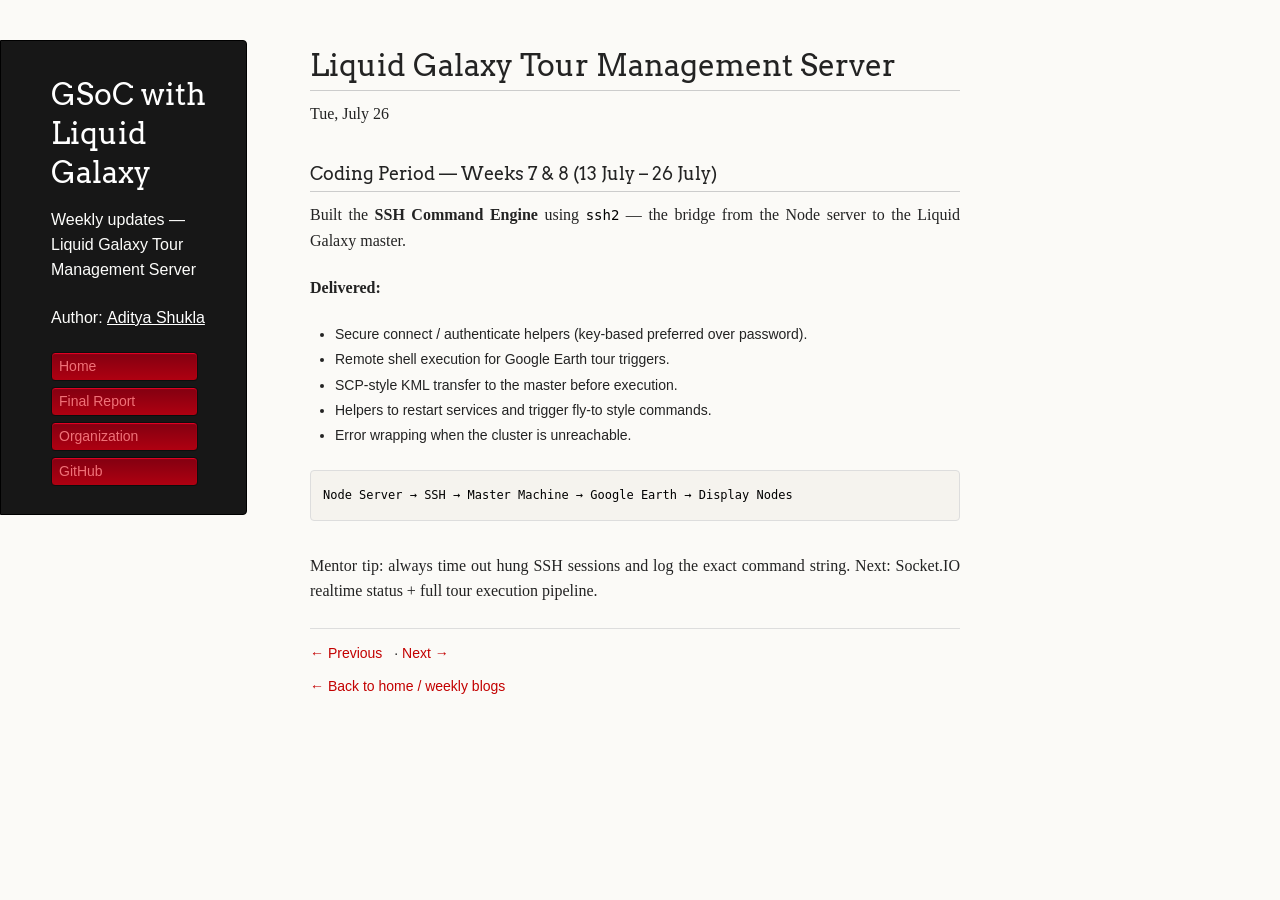
<file: coding_period/week7_and_8.html>
<!doctype html>
<html lang="en-US">
  <head>
    <meta charset="utf-8">
    <meta http-equiv="X-UA-Compatible" content="IE=edge">
    <title>Coding Weeks 7–8 | GSoC Liquid Galaxy</title>
    <meta name="description" content="Coding Period — Weeks 7 &amp; 8 (13 July – 26 July)">
    <meta name="viewport" content="width=device-width, initial-scale=1, user-scalable=no">
    <link rel="stylesheet" href="../assets/css/style.css">
  </head>
  <body>
    <div class="wrapper">
      <header>
        <h1 class="header">GSoC with Liquid Galaxy</h1>
        <p class="header" style="font-family: 'Segoe UI', Tahoma, Geneva, Verdana, sans-serif;">
          Weekly updates — Liquid Galaxy Tour Management Server
        </p>
        <p class="header" style="font-family: 'Segoe UI', Tahoma, Geneva, Verdana, sans-serif;">
          Author:
          <a class="header name" href="https://github.com/adii-the-billionaire">Aditya Shukla</a>
        </p>
        <ul class="nav-links">
          <li><a href="../index.html">Home</a></li>
          <li><a href="../report/final_report.html">Final Report</a></li>
          <li><a href="https://www.gsocorganizations.dev/organization/liquid-galaxy-project/">Organization</a></li>
          <li><a href="https://github.com/adii-the-billionaire">GitHub</a></li>
        </ul>
      </header>

      <section>
        <h1>Liquid Galaxy Tour Management Server</h1>
        <style>
          p.para {
            font-family: "'Source Code Pro', 'Segoe UI', Tahoma, Geneva, Verdana, sans-serif";
            font-size: 16px;
          }
        </style>
        <p class="para">Tue, July 26</p>
        <h3>Coding Period — Weeks 7 &amp; 8 (13 July – 26 July)</h3>

        <p align="justify" class="para">
          Built the <strong>SSH Command Engine</strong> using <code>ssh2</code> — the bridge from
          the Node server to the Liquid Galaxy master.
        </p>
        <p align="justify" class="para"><strong>Delivered:</strong></p>
        <ul>
          <li>Secure connect / authenticate helpers (key-based preferred over password).</li>
          <li>Remote shell execution for Google Earth tour triggers.</li>
          <li>SCP-style KML transfer to the master before execution.</li>
          <li>Helpers to restart services and trigger fly-to style commands.</li>
          <li>Error wrapping when the cluster is unreachable.</li>
        </ul>
        <pre class="ascii" style="font-size:12px;background:#f5f3ee;padding:12px;border:1px solid #ddd;">Node Server → SSH → Master Machine → Google Earth → Display Nodes</pre>
        <p align="justify" class="para">
          Mentor tip: always time out hung SSH sessions and log the exact command string.
          Next: Socket.IO realtime status + full tour execution pipeline.
        </p>

        <p class="week-nav">
          <a href="../coding_period/week6.html">← Previous</a> · <a href="../coding_period/week9_and_10.html">Next →</a>
        </p>
        <p><a href="../index.html">← Back to home / weekly blogs</a></p>
      </section>
    </div>
  </body>
</html>
</file>
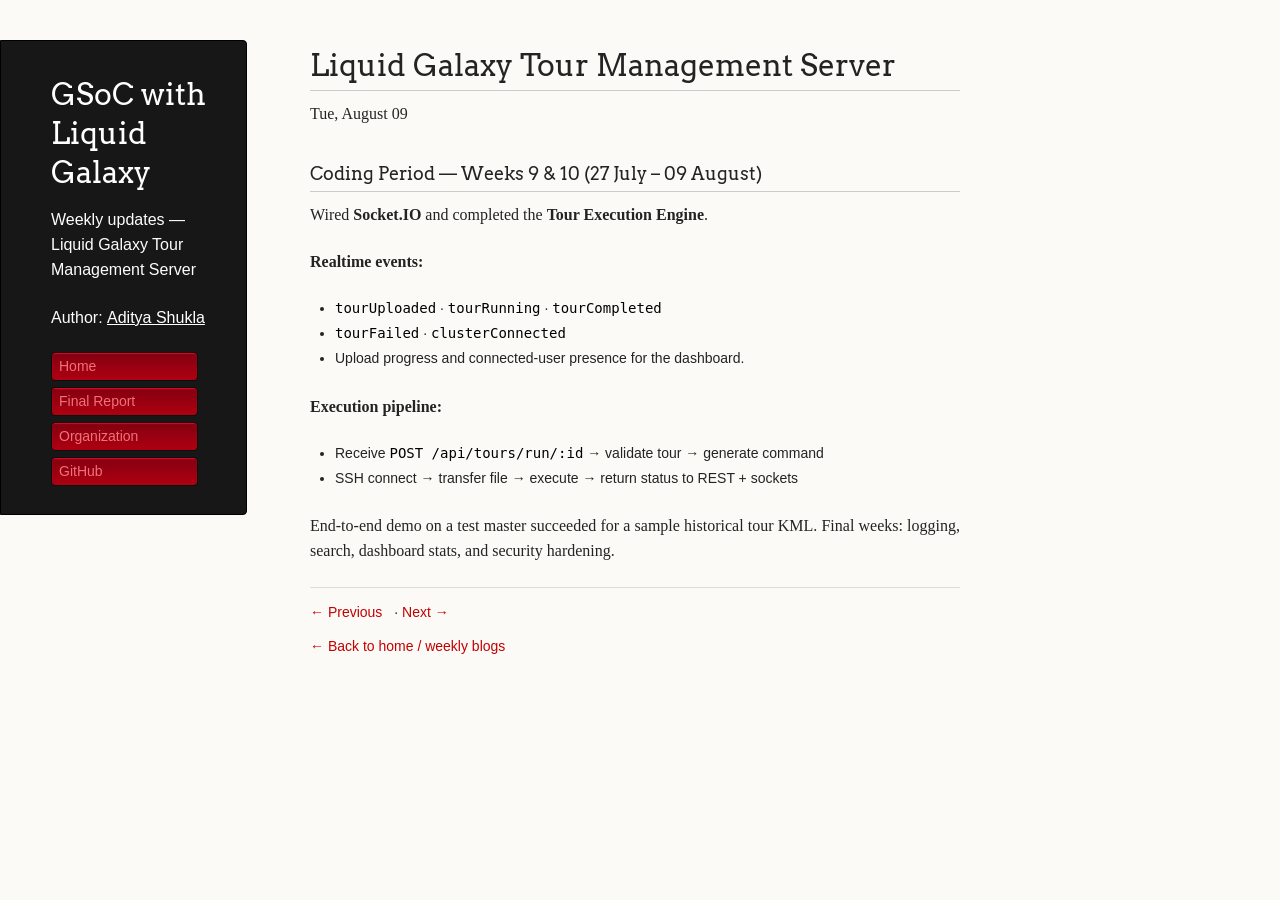
<file: coding_period/week9_and_10.html>
<!doctype html>
<html lang="en-US">
  <head>
    <meta charset="utf-8">
    <meta http-equiv="X-UA-Compatible" content="IE=edge">
    <title>Coding Weeks 9–10 | GSoC Liquid Galaxy</title>
    <meta name="description" content="Coding Period — Weeks 9 &amp; 10 (27 July – 09 August)">
    <meta name="viewport" content="width=device-width, initial-scale=1, user-scalable=no">
    <link rel="stylesheet" href="../assets/css/style.css">
  </head>
  <body>
    <div class="wrapper">
      <header>
        <h1 class="header">GSoC with Liquid Galaxy</h1>
        <p class="header" style="font-family: 'Segoe UI', Tahoma, Geneva, Verdana, sans-serif;">
          Weekly updates — Liquid Galaxy Tour Management Server
        </p>
        <p class="header" style="font-family: 'Segoe UI', Tahoma, Geneva, Verdana, sans-serif;">
          Author:
          <a class="header name" href="https://github.com/adii-the-billionaire">Aditya Shukla</a>
        </p>
        <ul class="nav-links">
          <li><a href="../index.html">Home</a></li>
          <li><a href="../report/final_report.html">Final Report</a></li>
          <li><a href="https://www.gsocorganizations.dev/organization/liquid-galaxy-project/">Organization</a></li>
          <li><a href="https://github.com/adii-the-billionaire">GitHub</a></li>
        </ul>
      </header>

      <section>
        <h1>Liquid Galaxy Tour Management Server</h1>
        <style>
          p.para {
            font-family: "'Source Code Pro', 'Segoe UI', Tahoma, Geneva, Verdana, sans-serif";
            font-size: 16px;
          }
        </style>
        <p class="para">Tue, August 09</p>
        <h3>Coding Period — Weeks 9 &amp; 10 (27 July – 09 August)</h3>

        <p align="justify" class="para">
          Wired <strong>Socket.IO</strong> and completed the <strong>Tour Execution Engine</strong>.
        </p>
        <p align="justify" class="para"><strong>Realtime events:</strong></p>
        <ul>
          <li><code>tourUploaded</code> · <code>tourRunning</code> · <code>tourCompleted</code></li>
          <li><code>tourFailed</code> · <code>clusterConnected</code></li>
          <li>Upload progress and connected-user presence for the dashboard.</li>
        </ul>
        <p align="justify" class="para"><strong>Execution pipeline:</strong></p>
        <ul>
          <li>Receive <code>POST /api/tours/run/:id</code> → validate tour → generate command</li>
          <li>SSH connect → transfer file → execute → return status to REST + sockets</li>
        </ul>
        <p align="justify" class="para">
          End-to-end demo on a test master succeeded for a sample historical tour KML.
          Final weeks: logging, search, dashboard stats, and security hardening.
        </p>

        <p class="week-nav">
          <a href="../coding_period/week7_and_8.html">← Previous</a> · <a href="../coding_period/week11_and_12.html">Next →</a>
        </p>
        <p><a href="../index.html">← Back to home / weekly blogs</a></p>
      </section>
    </div>
  </body>
</html>
</file>
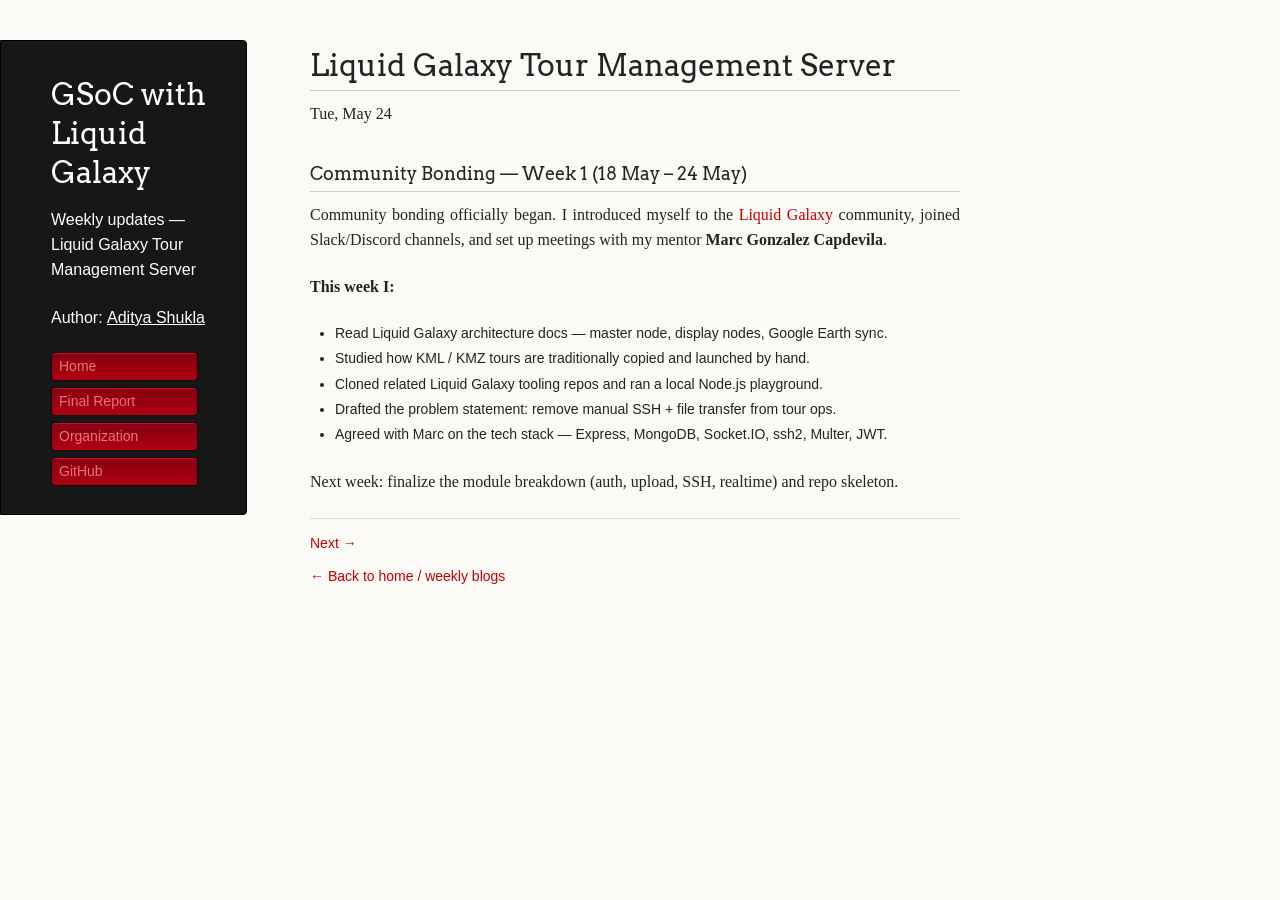
<file: community_bonding/week1.html>
<!doctype html>
<html lang="en-US">
  <head>
    <meta charset="utf-8">
    <meta http-equiv="X-UA-Compatible" content="IE=edge">
    <title>Community Bonding Week 1 | GSoC Liquid Galaxy</title>
    <meta name="description" content="Community Bonding — Week 1 (18 May – 24 May)">
    <meta name="viewport" content="width=device-width, initial-scale=1, user-scalable=no">
    <link rel="stylesheet" href="../assets/css/style.css">
  </head>
  <body>
    <div class="wrapper">
      <header>
        <h1 class="header">GSoC with Liquid Galaxy</h1>
        <p class="header" style="font-family: 'Segoe UI', Tahoma, Geneva, Verdana, sans-serif;">
          Weekly updates — Liquid Galaxy Tour Management Server
        </p>
        <p class="header" style="font-family: 'Segoe UI', Tahoma, Geneva, Verdana, sans-serif;">
          Author:
          <a class="header name" href="https://github.com/adii-the-billionaire">Aditya Shukla</a>
        </p>
        <ul class="nav-links">
          <li><a href="../index.html">Home</a></li>
          <li><a href="../report/final_report.html">Final Report</a></li>
          <li><a href="https://www.gsocorganizations.dev/organization/liquid-galaxy-project/">Organization</a></li>
          <li><a href="https://github.com/adii-the-billionaire">GitHub</a></li>
        </ul>
      </header>

      <section>
        <h1>Liquid Galaxy Tour Management Server</h1>
        <style>
          p.para {
            font-family: "'Source Code Pro', 'Segoe UI', Tahoma, Geneva, Verdana, sans-serif";
            font-size: 16px;
          }
        </style>
        <p class="para">Tue, May 24</p>
        <h3>Community Bonding — Week 1 (18 May – 24 May)</h3>

        <p align="justify" class="para">
          Community bonding officially began. I introduced myself to the
          <a href="https://www.liquidgalaxy.eu/">Liquid Galaxy</a> community,
          joined Slack/Discord channels, and set up meetings with my mentor
          <strong>Marc Gonzalez Capdevila</strong>.
        </p>
        <p align="justify" class="para"><strong>This week I:</strong></p>
        <ul>
          <li>Read Liquid Galaxy architecture docs — master node, display nodes, Google Earth sync.</li>
          <li>Studied how KML / KMZ tours are traditionally copied and launched by hand.</li>
          <li>Cloned related Liquid Galaxy tooling repos and ran a local Node.js playground.</li>
          <li>Drafted the problem statement: remove manual SSH + file transfer from tour ops.</li>
          <li>Agreed with Marc on the tech stack — Express, MongoDB, Socket.IO, ssh2, Multer, JWT.</li>
        </ul>
        <p align="justify" class="para">
          Next week: finalize the module breakdown (auth, upload, SSH, realtime) and repo skeleton.
        </p>

        <p class="week-nav">
          <a href="../community_bonding/week2.html">Next →</a>
        </p>
        <p><a href="../index.html">← Back to home / weekly blogs</a></p>
      </section>
    </div>
  </body>
</html>
</file>
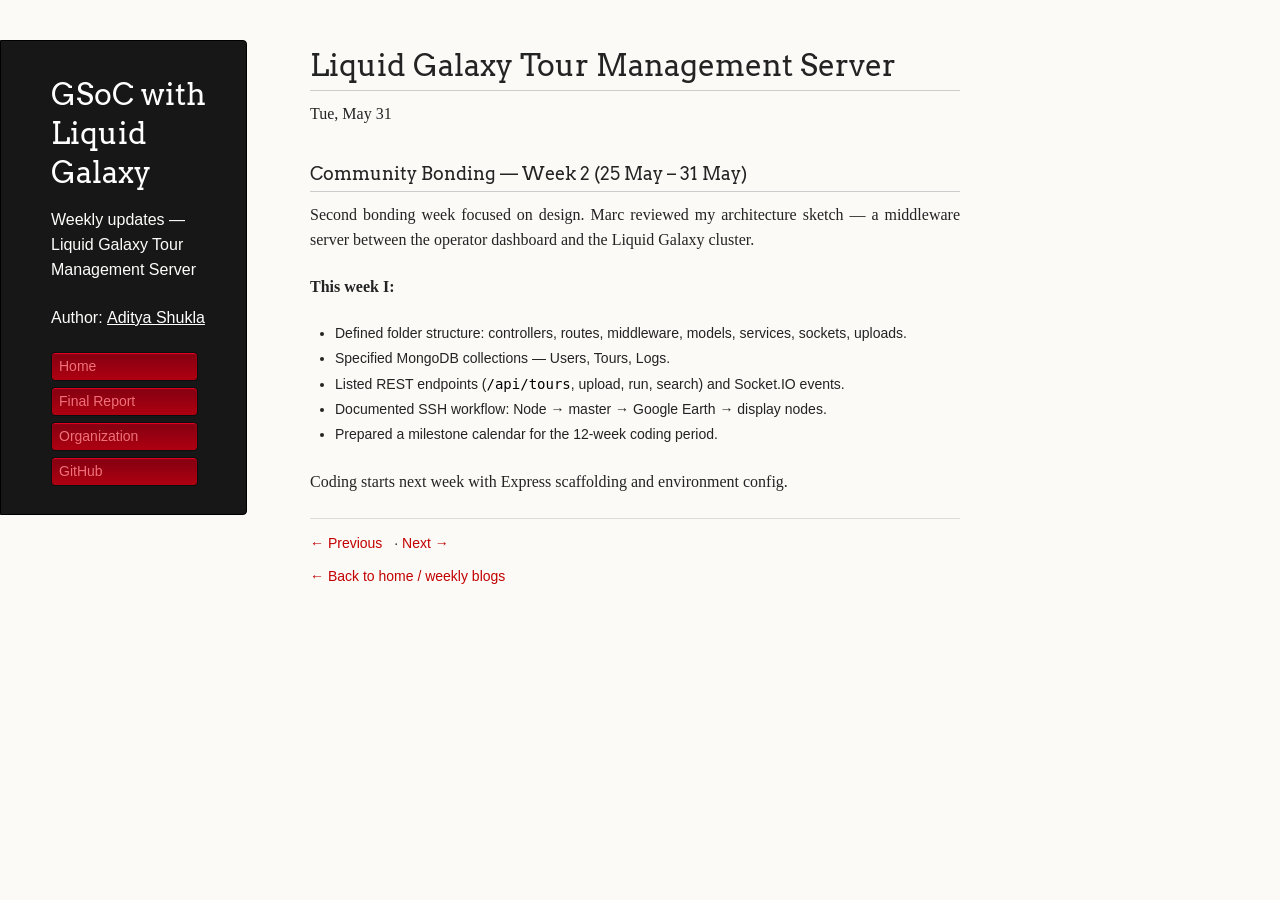
<file: community_bonding/week2.html>
<!doctype html>
<html lang="en-US">
  <head>
    <meta charset="utf-8">
    <meta http-equiv="X-UA-Compatible" content="IE=edge">
    <title>Community Bonding Week 2 | GSoC Liquid Galaxy</title>
    <meta name="description" content="Community Bonding — Week 2 (25 May – 31 May)">
    <meta name="viewport" content="width=device-width, initial-scale=1, user-scalable=no">
    <link rel="stylesheet" href="../assets/css/style.css">
  </head>
  <body>
    <div class="wrapper">
      <header>
        <h1 class="header">GSoC with Liquid Galaxy</h1>
        <p class="header" style="font-family: 'Segoe UI', Tahoma, Geneva, Verdana, sans-serif;">
          Weekly updates — Liquid Galaxy Tour Management Server
        </p>
        <p class="header" style="font-family: 'Segoe UI', Tahoma, Geneva, Verdana, sans-serif;">
          Author:
          <a class="header name" href="https://github.com/adii-the-billionaire">Aditya Shukla</a>
        </p>
        <ul class="nav-links">
          <li><a href="../index.html">Home</a></li>
          <li><a href="../report/final_report.html">Final Report</a></li>
          <li><a href="https://www.gsocorganizations.dev/organization/liquid-galaxy-project/">Organization</a></li>
          <li><a href="https://github.com/adii-the-billionaire">GitHub</a></li>
        </ul>
      </header>

      <section>
        <h1>Liquid Galaxy Tour Management Server</h1>
        <style>
          p.para {
            font-family: "'Source Code Pro', 'Segoe UI', Tahoma, Geneva, Verdana, sans-serif";
            font-size: 16px;
          }
        </style>
        <p class="para">Tue, May 31</p>
        <h3>Community Bonding — Week 2 (25 May – 31 May)</h3>

        <p align="justify" class="para">
          Second bonding week focused on design. Marc reviewed my architecture sketch —
          a middleware server between the operator dashboard and the Liquid Galaxy cluster.
        </p>
        <p align="justify" class="para"><strong>This week I:</strong></p>
        <ul>
          <li>Defined folder structure: controllers, routes, middleware, models, services, sockets, uploads.</li>
          <li>Specified MongoDB collections — Users, Tours, Logs.</li>
          <li>Listed REST endpoints (<code>/api/tours</code>, upload, run, search) and Socket.IO events.</li>
          <li>Documented SSH workflow: Node → master → Google Earth → display nodes.</li>
          <li>Prepared a milestone calendar for the 12-week coding period.</li>
        </ul>
        <p align="justify" class="para">
          Coding starts next week with Express scaffolding and environment config.
        </p>

        <p class="week-nav">
          <a href="../community_bonding/week1.html">← Previous</a> · <a href="../coding_period/week1.html">Next →</a>
        </p>
        <p><a href="../index.html">← Back to home / weekly blogs</a></p>
      </section>
    </div>
  </body>
</html>
</file>
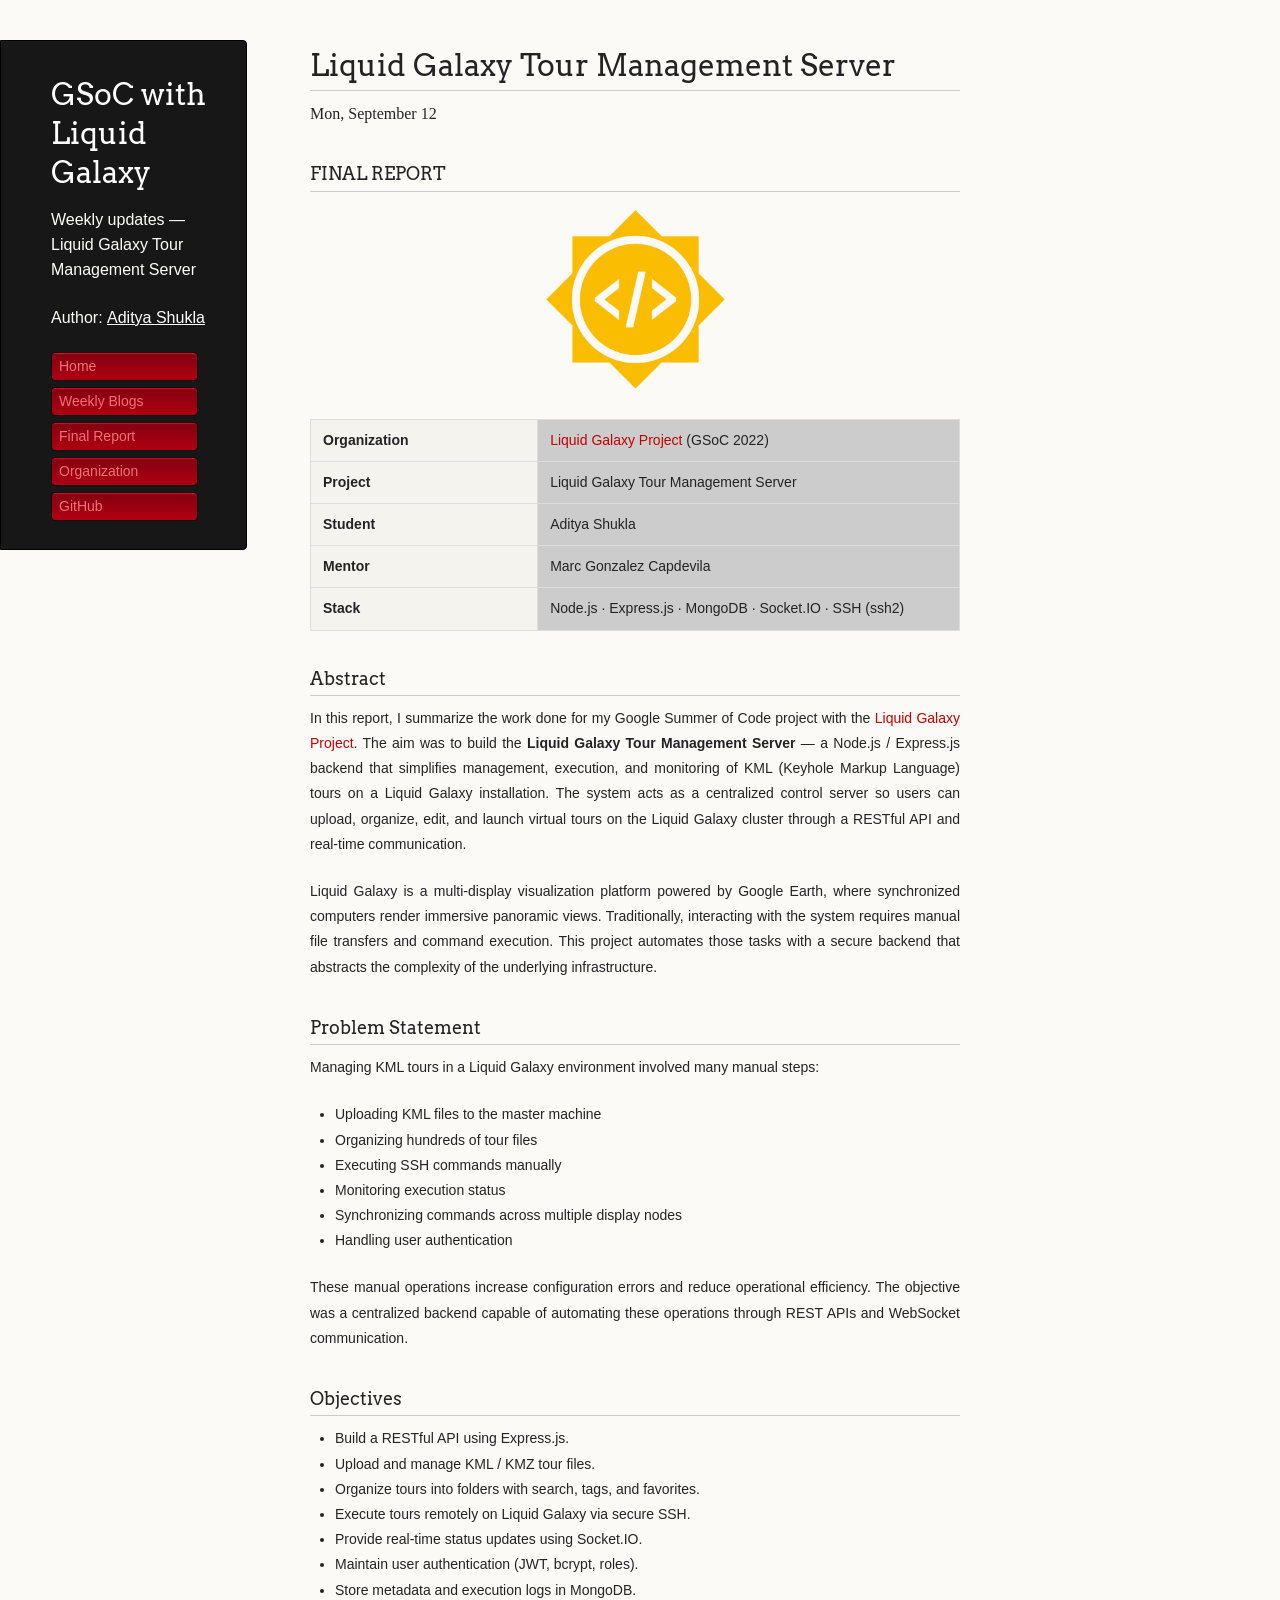
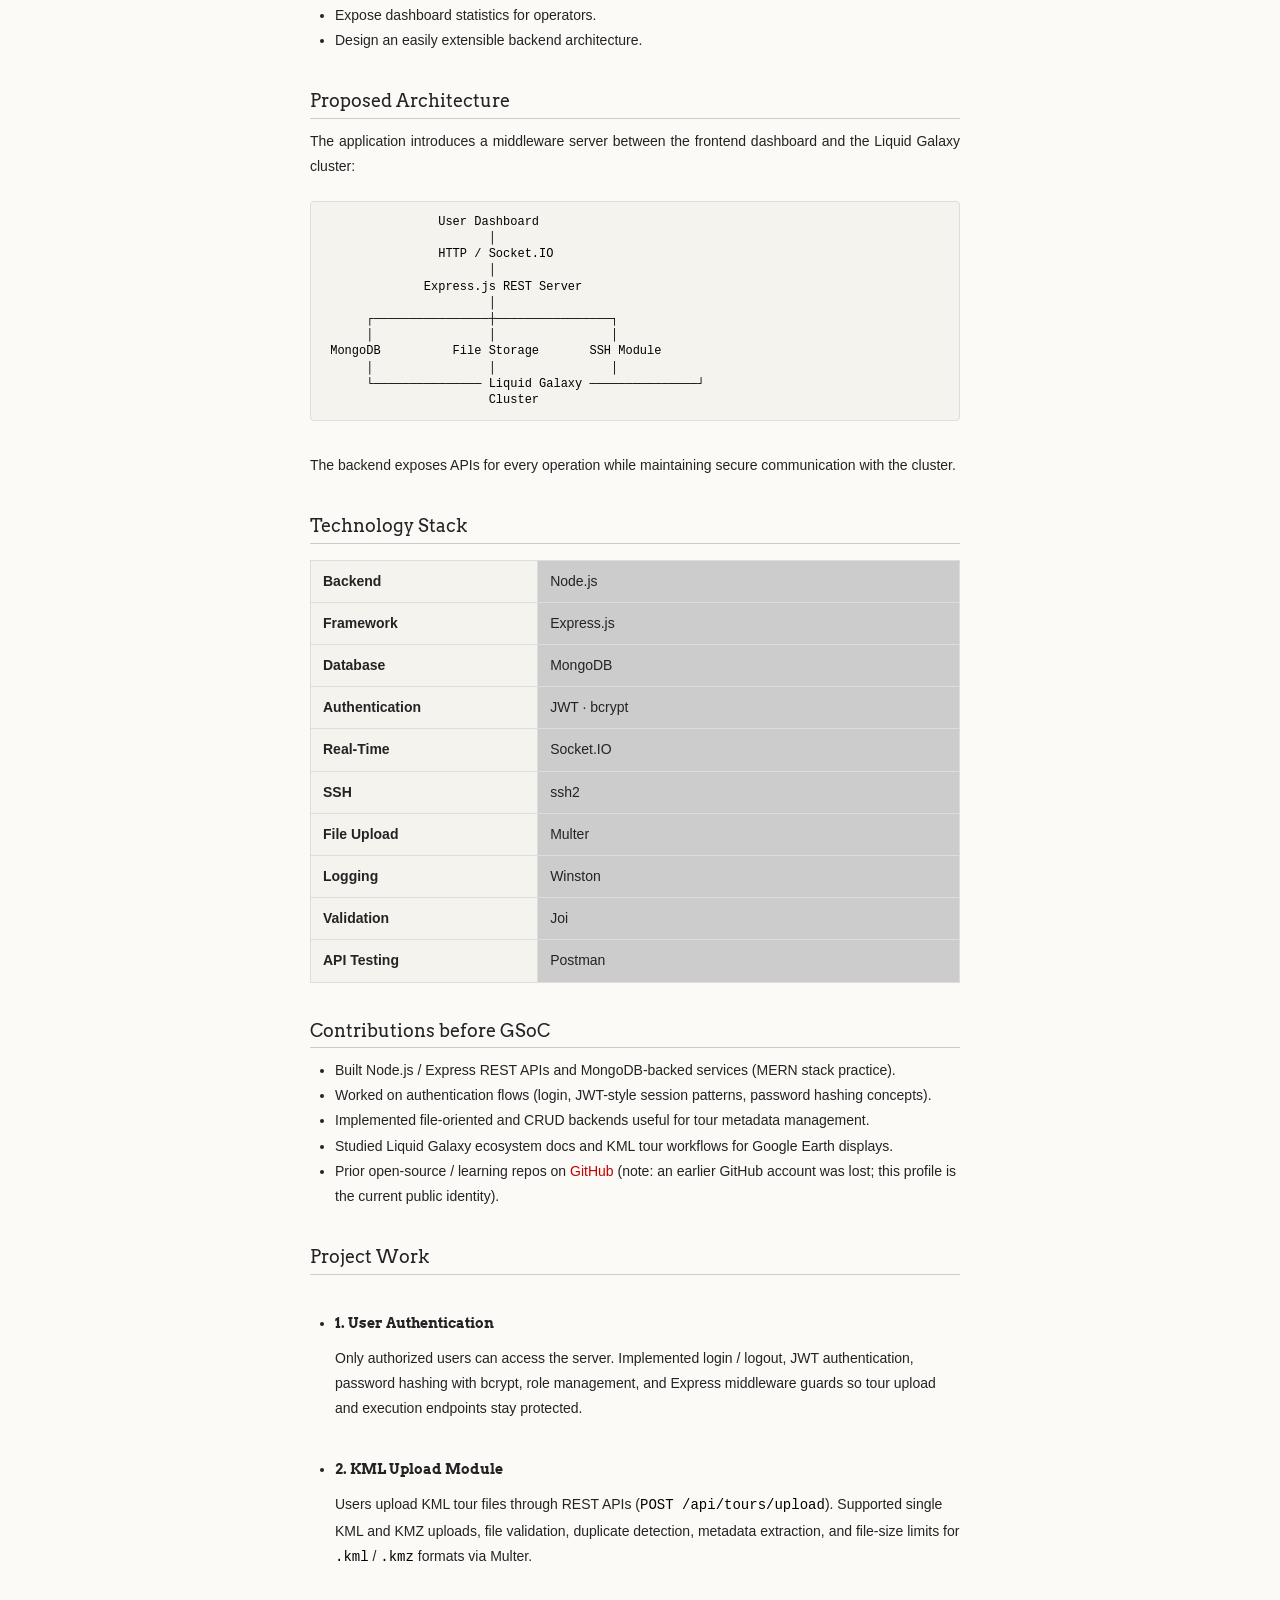
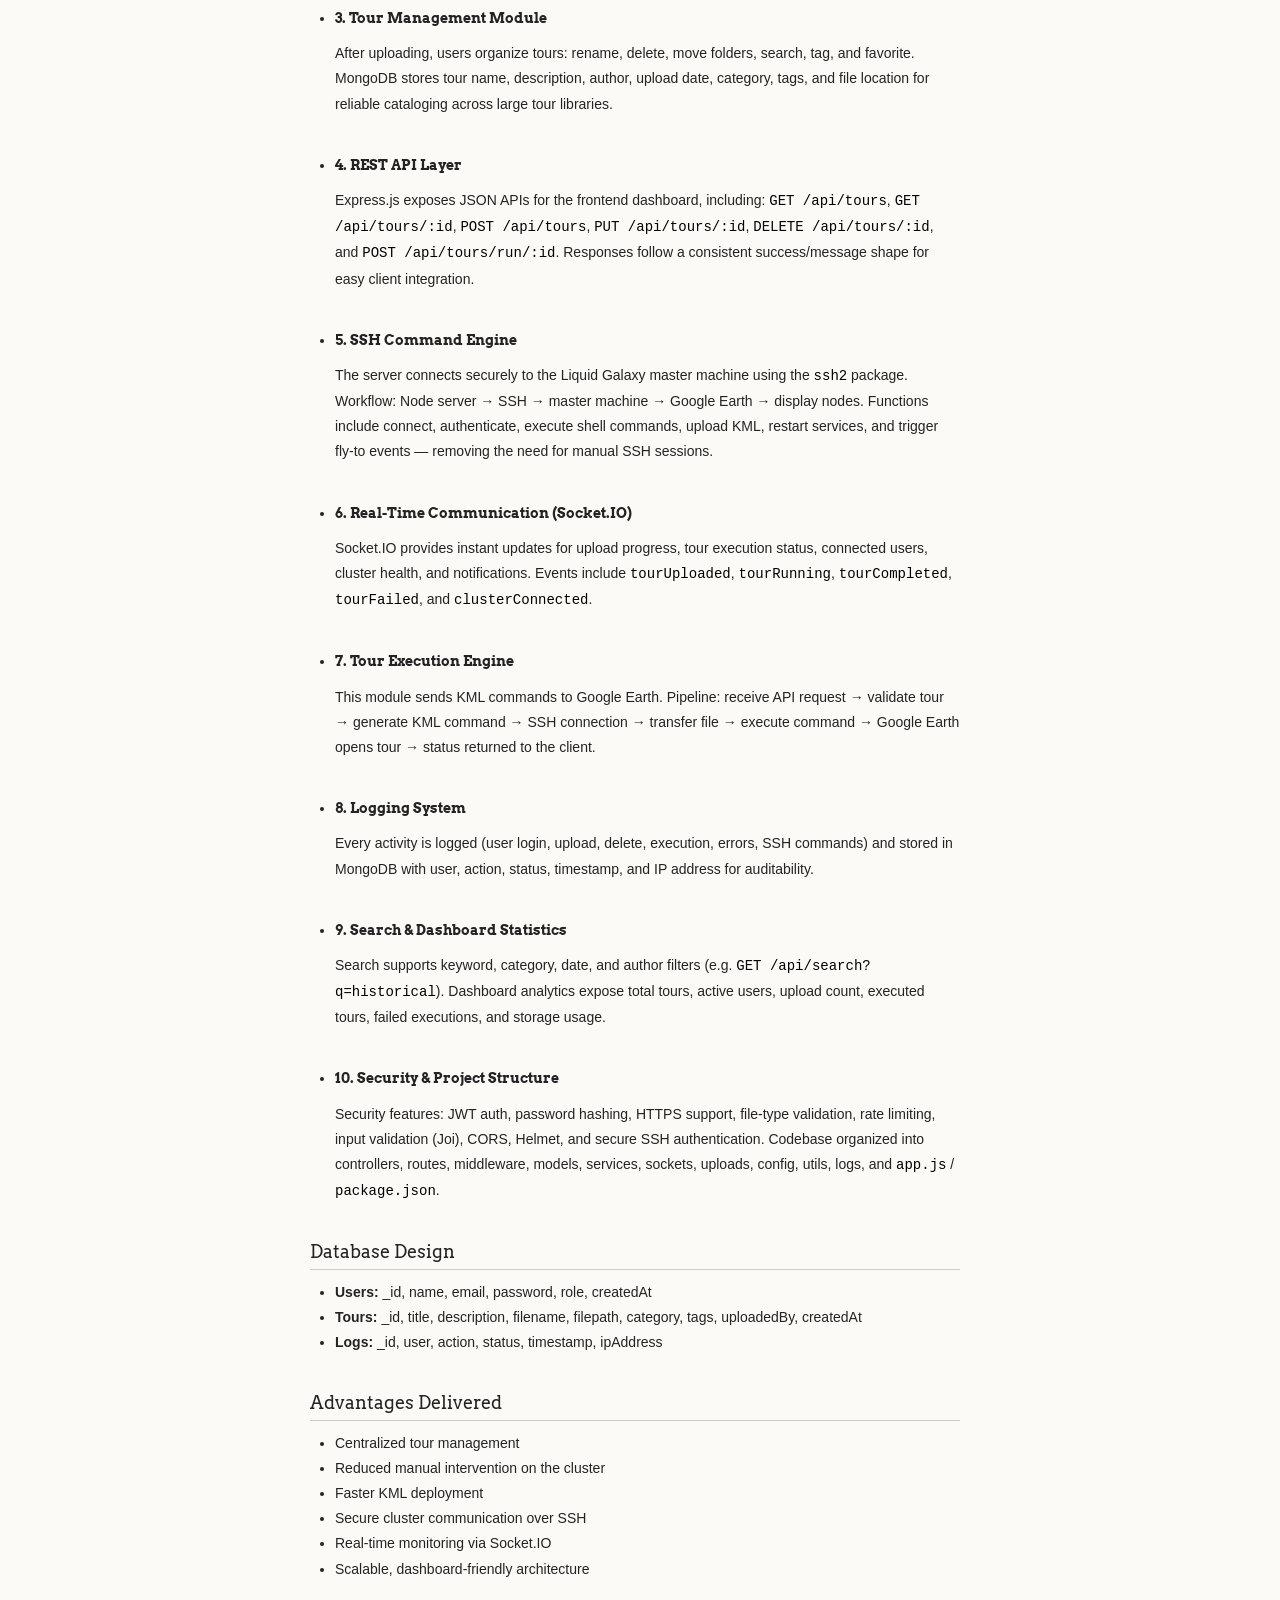
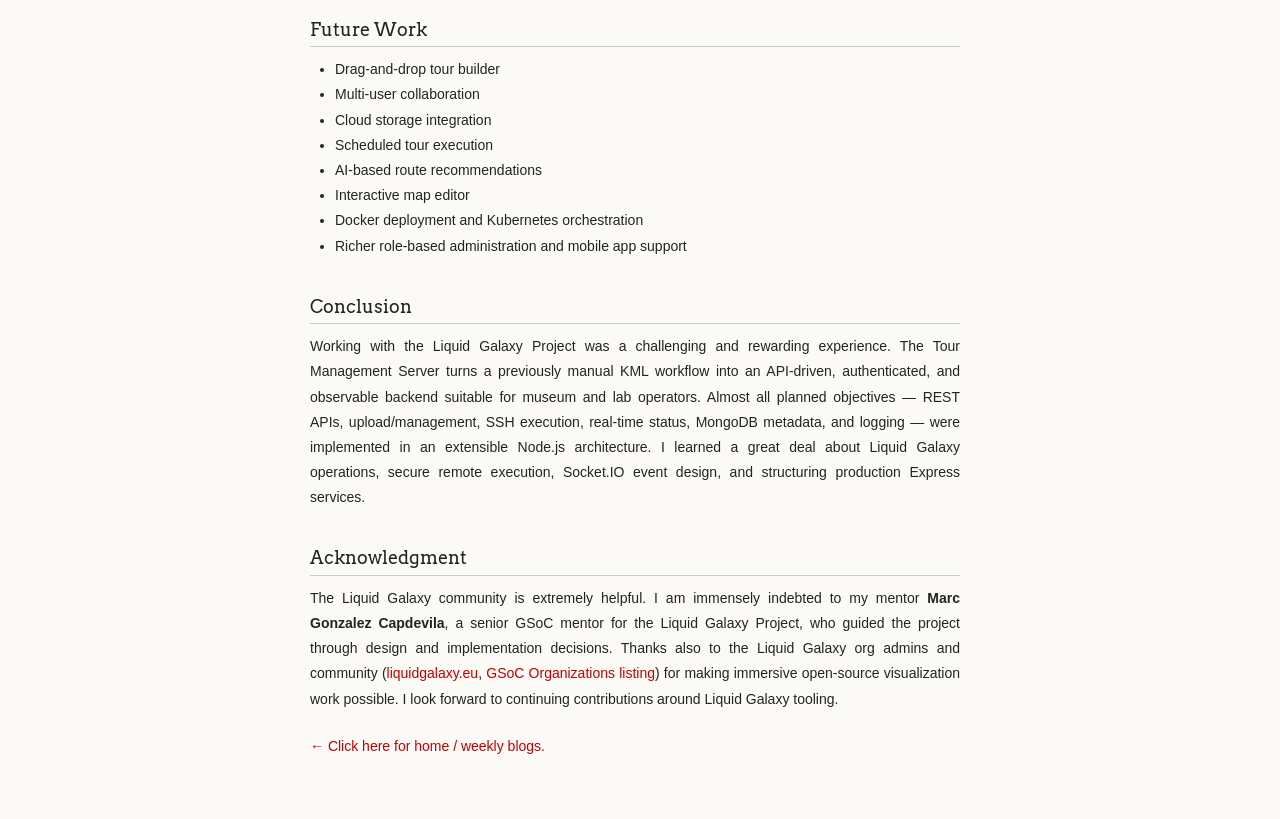
<file: report/final_report.html>
<!doctype html>
<html lang="en-US">
  <head>
    <meta charset="utf-8">
    <meta http-equiv="X-UA-Compatible" content="IE=edge">
    <title>Liquid Galaxy Tour Management Server | GSoC Report</title>
    <meta name="description" content="GSoC final report by Aditya Shukla — Liquid Galaxy Tour Management Server for the Liquid Galaxy Project.">
    <meta name="viewport" content="width=device-width, initial-scale=1, user-scalable=no">
    <link rel="stylesheet" href="../assets/css/style.css">
  </head>
  <body>
    <div class="wrapper">
      <header>
        <h1 class="header">GSoC with Liquid Galaxy</h1>
        <p class="header" style="font-family: 'Segoe UI', Tahoma, Geneva, Verdana, sans-serif;">
          Weekly updates — Liquid Galaxy Tour Management Server
        </p>
        <p class="header" style="font-family: 'Segoe UI', Tahoma, Geneva, Verdana, sans-serif;">
          Author:
          <a class="header name" href="https://github.com/adii-the-billionaire">Aditya Shukla</a>
        </p>
        <ul class="nav-links">
          <li><a href="../index.html">Home</a></li>
          <li><a href="../community_bonding/week1.html">Weekly Blogs</a></li>
          <li><a href="final_report.html">Final Report</a></li>
          <li><a href="https://www.gsocorganizations.dev/organization/liquid-galaxy-project/">Organization</a></li>
          <li><a href="https://github.com/adii-the-billionaire">GitHub</a></li>
        </ul>
      </header>

      <section>
        <h1>Liquid Galaxy Tour Management Server</h1>

        <style>
          p.para {
            font-family: "'Source Code Pro', 'Segoe UI', Tahoma, Geneva, Verdana, sans-serif";
            font-size: 16px;
          }
          pre.ascii {
            font-size: 12px;
            line-height: 1.35;
            overflow-x: auto;
            background: #f5f3ee;
            padding: 12px;
            border: 1px solid #ddd;
          }
        </style>

        <p class="para">Mon, September 12</p>

        <h3 id="final-report">FINAL REPORT</h3>

        <p align="center">
          <img src="../assets/GSoC-icon.png" width="30%" height="30%" alt="Google Summer of Code" />
        </p>

        <table style="width:100%" class="profile">
          <tr>
            <td>Organization</td>
            <td>
              <a href="https://www.gsocorganizations.dev/organization/liquid-galaxy-project/">Liquid Galaxy Project</a>
              (GSoC 2022)
            </td>
          </tr>
          <tr>
            <td>Project</td>
            <td>Liquid Galaxy Tour Management Server</td>
          </tr>
          <tr>
            <td>Student</td>
            <td>Aditya Shukla</td>
          </tr>
          <tr>
            <td>Mentor</td>
            <td>Marc Gonzalez Capdevila</td>
          </tr>
          <tr>
            <td>Stack</td>
            <td>Node.js · Express.js · MongoDB · Socket.IO · SSH (ssh2)</td>
          </tr>
        </table>

        <h3>Abstract</h3>
        <p align="justify">
          In this report, I summarize the work done for my Google Summer of Code project with the
          <a href="https://www.liquidgalaxy.eu/">Liquid Galaxy Project</a>.
          The aim was to build the <strong>Liquid Galaxy Tour Management Server</strong> —
          a Node.js / Express.js backend that simplifies management, execution, and monitoring of
          KML (Keyhole Markup Language) tours on a Liquid Galaxy installation.
          The system acts as a centralized control server so users can upload, organize, edit, and
          launch virtual tours on the Liquid Galaxy cluster through a RESTful API and real-time communication.
        </p>
        <p align="justify">
          Liquid Galaxy is a multi-display visualization platform powered by Google Earth, where
          synchronized computers render immersive panoramic views. Traditionally, interacting with
          the system requires manual file transfers and command execution. This project automates
          those tasks with a secure backend that abstracts the complexity of the underlying infrastructure.
        </p>

        <h3>Problem Statement</h3>
        <p align="justify">Managing KML tours in a Liquid Galaxy environment involved many manual steps:</p>
        <ul>
          <li>Uploading KML files to the master machine</li>
          <li>Organizing hundreds of tour files</li>
          <li>Executing SSH commands manually</li>
          <li>Monitoring execution status</li>
          <li>Synchronizing commands across multiple display nodes</li>
          <li>Handling user authentication</li>
        </ul>
        <p align="justify">
          These manual operations increase configuration errors and reduce operational efficiency.
          The objective was a centralized backend capable of automating these operations through
          REST APIs and WebSocket communication.
        </p>

        <h3>Objectives</h3>
        <ul>
          <li>Build a RESTful API using Express.js.</li>
          <li>Upload and manage KML / KMZ tour files.</li>
          <li>Organize tours into folders with search, tags, and favorites.</li>
          <li>Execute tours remotely on Liquid Galaxy via secure SSH.</li>
          <li>Provide real-time status updates using Socket.IO.</li>
          <li>Maintain user authentication (JWT, bcrypt, roles).</li>
          <li>Store metadata and execution logs in MongoDB.</li>
          <li>Expose dashboard statistics for operators.</li>
          <li>Design an easily extensible backend architecture.</li>
        </ul>

        <h3>Proposed Architecture</h3>
        <p align="justify">
          The application introduces a middleware server between the frontend dashboard and the
          Liquid Galaxy cluster:
        </p>
        <pre class="ascii">                User Dashboard
                       │
                HTTP / Socket.IO
                       │
              Express.js REST Server
                       │
      ┌────────────────┼────────────────┐
      │                │                │
 MongoDB          File Storage       SSH Module
      │                │                │
      └─────────────── Liquid Galaxy ───────────────┘
                       Cluster</pre>
        <p align="justify">
          The backend exposes APIs for every operation while maintaining secure communication with the cluster.
        </p>

        <h3>Technology Stack</h3>
        <table style="width:100%" class="profile">
          <tr><td>Backend</td><td>Node.js</td></tr>
          <tr><td>Framework</td><td>Express.js</td></tr>
          <tr><td>Database</td><td>MongoDB</td></tr>
          <tr><td>Authentication</td><td>JWT · bcrypt</td></tr>
          <tr><td>Real-Time</td><td>Socket.IO</td></tr>
          <tr><td>SSH</td><td>ssh2</td></tr>
          <tr><td>File Upload</td><td>Multer</td></tr>
          <tr><td>Logging</td><td>Winston</td></tr>
          <tr><td>Validation</td><td>Joi</td></tr>
          <tr><td>API Testing</td><td>Postman</td></tr>
        </table>

        <h3>Contributions before GSoC</h3>
        <ul>
          <li>Built Node.js / Express REST APIs and MongoDB-backed services (MERN stack practice).</li>
          <li>Worked on authentication flows (login, JWT-style session patterns, password hashing concepts).</li>
          <li>Implemented file-oriented and CRUD backends useful for tour metadata management.</li>
          <li>Studied Liquid Galaxy ecosystem docs and KML tour workflows for Google Earth displays.</li>
          <li>
            Prior open-source / learning repos on
            <a href="https://github.com/adii-the-billionaire">GitHub</a>
            (note: an earlier GitHub account was lost; this profile is the current public identity).
          </li>
        </ul>

        <h3>Project Work</h3>
        <ul>
          <li>
            <h4>1. User Authentication</h4>
            Only authorized users can access the server. Implemented login / logout, JWT authentication,
            password hashing with bcrypt, role management, and Express middleware guards so tour
            upload and execution endpoints stay protected.
          </li>

          <li>
            <h4>2. KML Upload Module</h4>
            Users upload KML tour files through REST APIs (<code>POST /api/tours/upload</code>).
            Supported single KML and KMZ uploads, file validation, duplicate detection, metadata
            extraction, and file-size limits for <code>.kml</code> / <code>.kmz</code> formats via Multer.
          </li>

          <li>
            <h4>3. Tour Management Module</h4>
            After uploading, users organize tours: rename, delete, move folders, search, tag, and
            favorite. MongoDB stores tour name, description, author, upload date, category, tags,
            and file location for reliable cataloging across large tour libraries.
          </li>

          <li>
            <h4>4. REST API Layer</h4>
            Express.js exposes JSON APIs for the frontend dashboard, including:
            <code>GET /api/tours</code>, <code>GET /api/tours/:id</code>, <code>POST /api/tours</code>,
            <code>PUT /api/tours/:id</code>, <code>DELETE /api/tours/:id</code>, and
            <code>POST /api/tours/run/:id</code>. Responses follow a consistent success/message shape
            for easy client integration.
          </li>

          <li>
            <h4>5. SSH Command Engine</h4>
            The server connects securely to the Liquid Galaxy master machine using the <code>ssh2</code>
            package. Workflow: Node server → SSH → master machine → Google Earth → display nodes.
            Functions include connect, authenticate, execute shell commands, upload KML, restart
            services, and trigger fly-to events — removing the need for manual SSH sessions.
          </li>

          <li>
            <h4>6. Real-Time Communication (Socket.IO)</h4>
            Socket.IO provides instant updates for upload progress, tour execution status, connected
            users, cluster health, and notifications. Events include
            <code>tourUploaded</code>, <code>tourRunning</code>, <code>tourCompleted</code>,
            <code>tourFailed</code>, and <code>clusterConnected</code>.
          </li>

          <li>
            <h4>7. Tour Execution Engine</h4>
            This module sends KML commands to Google Earth. Pipeline:
            receive API request → validate tour → generate KML command → SSH connection →
            transfer file → execute command → Google Earth opens tour → status returned to the client.
          </li>

          <li>
            <h4>8. Logging System</h4>
            Every activity is logged (user login, upload, delete, execution, errors, SSH commands)
            and stored in MongoDB with user, action, status, timestamp, and IP address for auditability.
          </li>

          <li>
            <h4>9. Search &amp; Dashboard Statistics</h4>
            Search supports keyword, category, date, and author filters
            (e.g. <code>GET /api/search?q=historical</code>).
            Dashboard analytics expose total tours, active users, upload count, executed tours,
            failed executions, and storage usage.
          </li>

          <li>
            <h4>10. Security &amp; Project Structure</h4>
            Security features: JWT auth, password hashing, HTTPS support, file-type validation,
            rate limiting, input validation (Joi), CORS, Helmet, and secure SSH authentication.
            Codebase organized into controllers, routes, middleware, models, services, sockets,
            uploads, config, utils, logs, and <code>app.js</code> / <code>package.json</code>.
          </li>
        </ul>

        <h3>Database Design</h3>
        <ul>
          <li><strong>Users:</strong> _id, name, email, password, role, createdAt</li>
          <li><strong>Tours:</strong> _id, title, description, filename, filepath, category, tags, uploadedBy, createdAt</li>
          <li><strong>Logs:</strong> _id, user, action, status, timestamp, ipAddress</li>
        </ul>

        <h3>Advantages Delivered</h3>
        <ul>
          <li>Centralized tour management</li>
          <li>Reduced manual intervention on the cluster</li>
          <li>Faster KML deployment</li>
          <li>Secure cluster communication over SSH</li>
          <li>Real-time monitoring via Socket.IO</li>
          <li>Scalable, dashboard-friendly architecture</li>
        </ul>

        <h3>Future Work</h3>
        <ul>
          <li>Drag-and-drop tour builder</li>
          <li>Multi-user collaboration</li>
          <li>Cloud storage integration</li>
          <li>Scheduled tour execution</li>
          <li>AI-based route recommendations</li>
          <li>Interactive map editor</li>
          <li>Docker deployment and Kubernetes orchestration</li>
          <li>Richer role-based administration and mobile app support</li>
        </ul>

        <h3>Conclusion</h3>
        <p align="justify">
          Working with the Liquid Galaxy Project was a challenging and rewarding experience.
          The Tour Management Server turns a previously manual KML workflow into an API-driven,
          authenticated, and observable backend suitable for museum and lab operators.
          Almost all planned objectives — REST APIs, upload/management, SSH execution, real-time
          status, MongoDB metadata, and logging — were implemented in an extensible Node.js architecture.
          I learned a great deal about Liquid Galaxy operations, secure remote execution, Socket.IO
          event design, and structuring production Express services.
        </p>

        <h3>Acknowledgment</h3>
        <p align="justify">
          The Liquid Galaxy community is extremely helpful. I am immensely indebted to my mentor
          <strong>Marc Gonzalez Capdevila</strong>, a senior GSoC mentor for the Liquid Galaxy Project,
          who guided the project through design and implementation decisions.
          Thanks also to the Liquid Galaxy org admins and community
          (<a href="https://www.liquidgalaxy.eu/">liquidgalaxy.eu</a>,
          <a href="https://www.gsocorganizations.dev/organization/liquid-galaxy-project/">GSoC Organizations listing</a>)
          for making immersive open-source visualization work possible.
          I look forward to continuing contributions around Liquid Galaxy tooling.
        </p>

        <p>
          <a href="../index.html">← Click here for home / weekly blogs.</a>
        </p>
      </section>
    </div>
  </body>
</html>
</file>
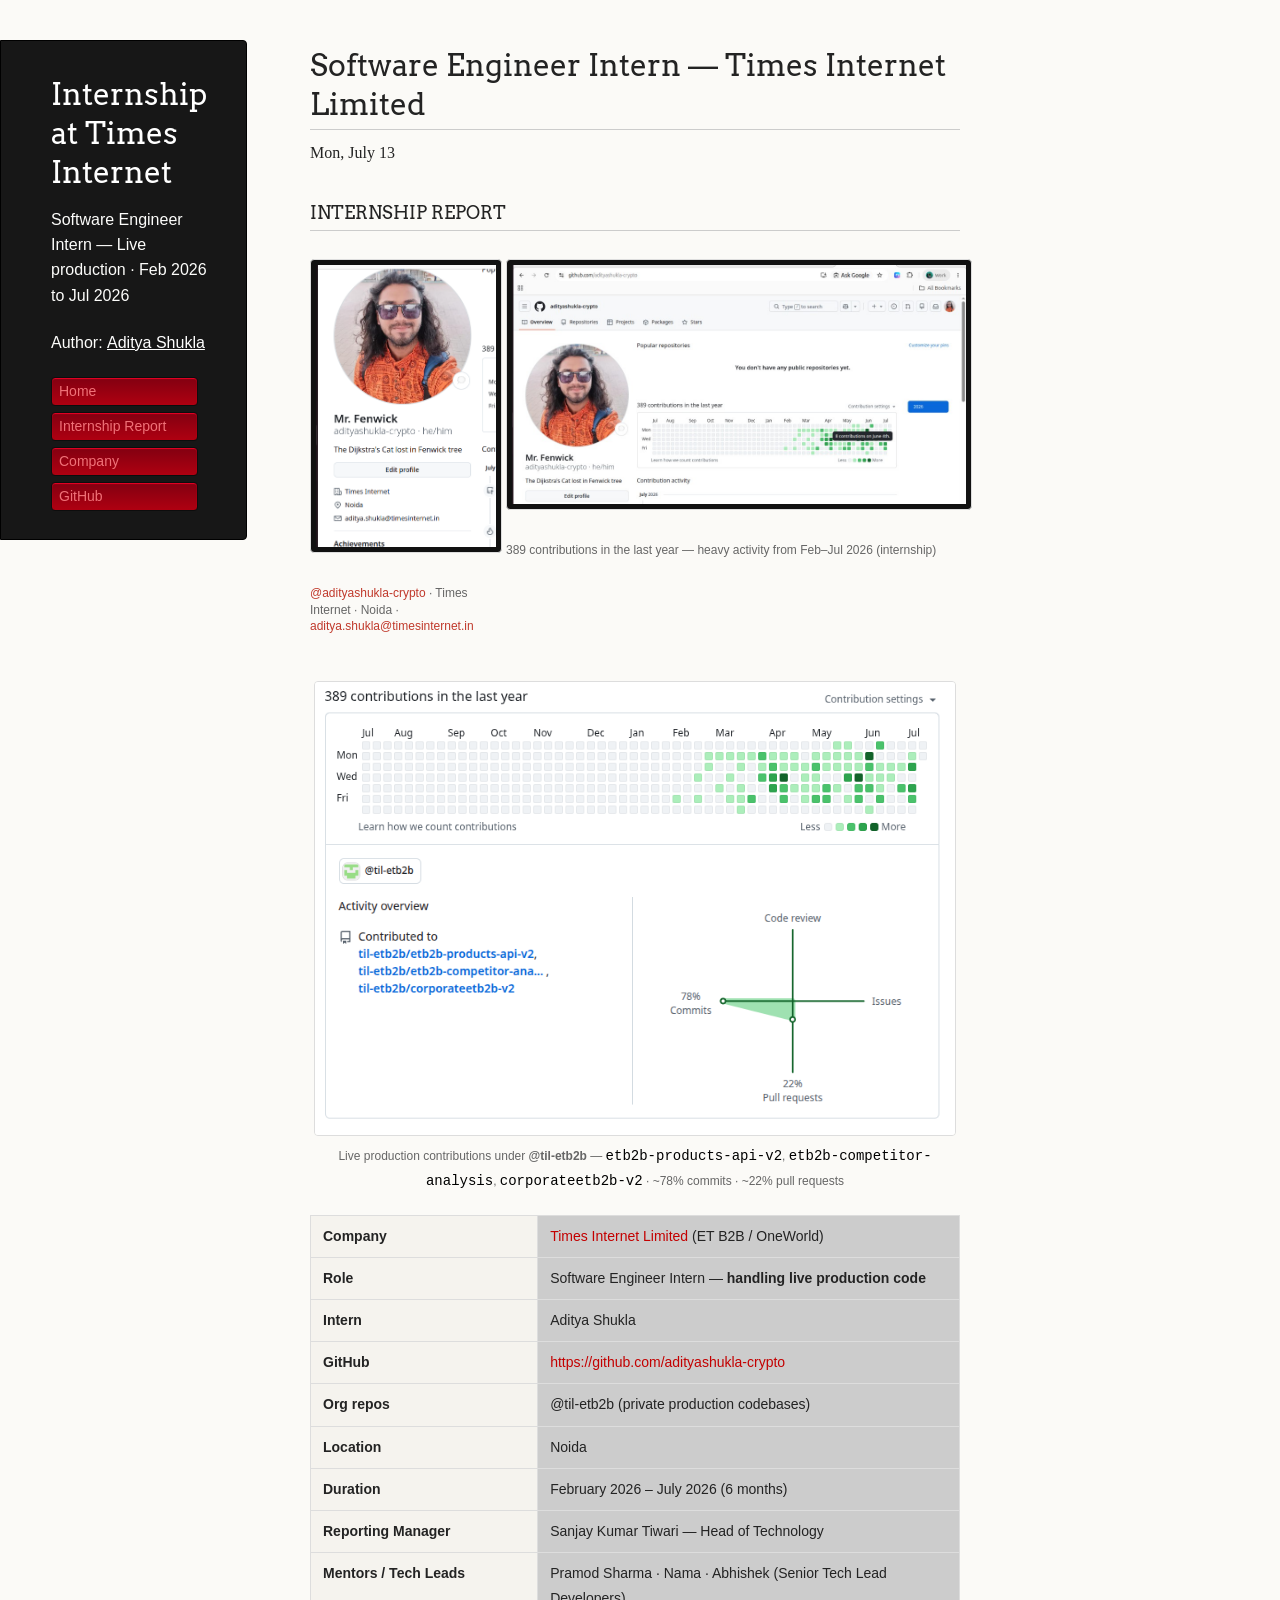
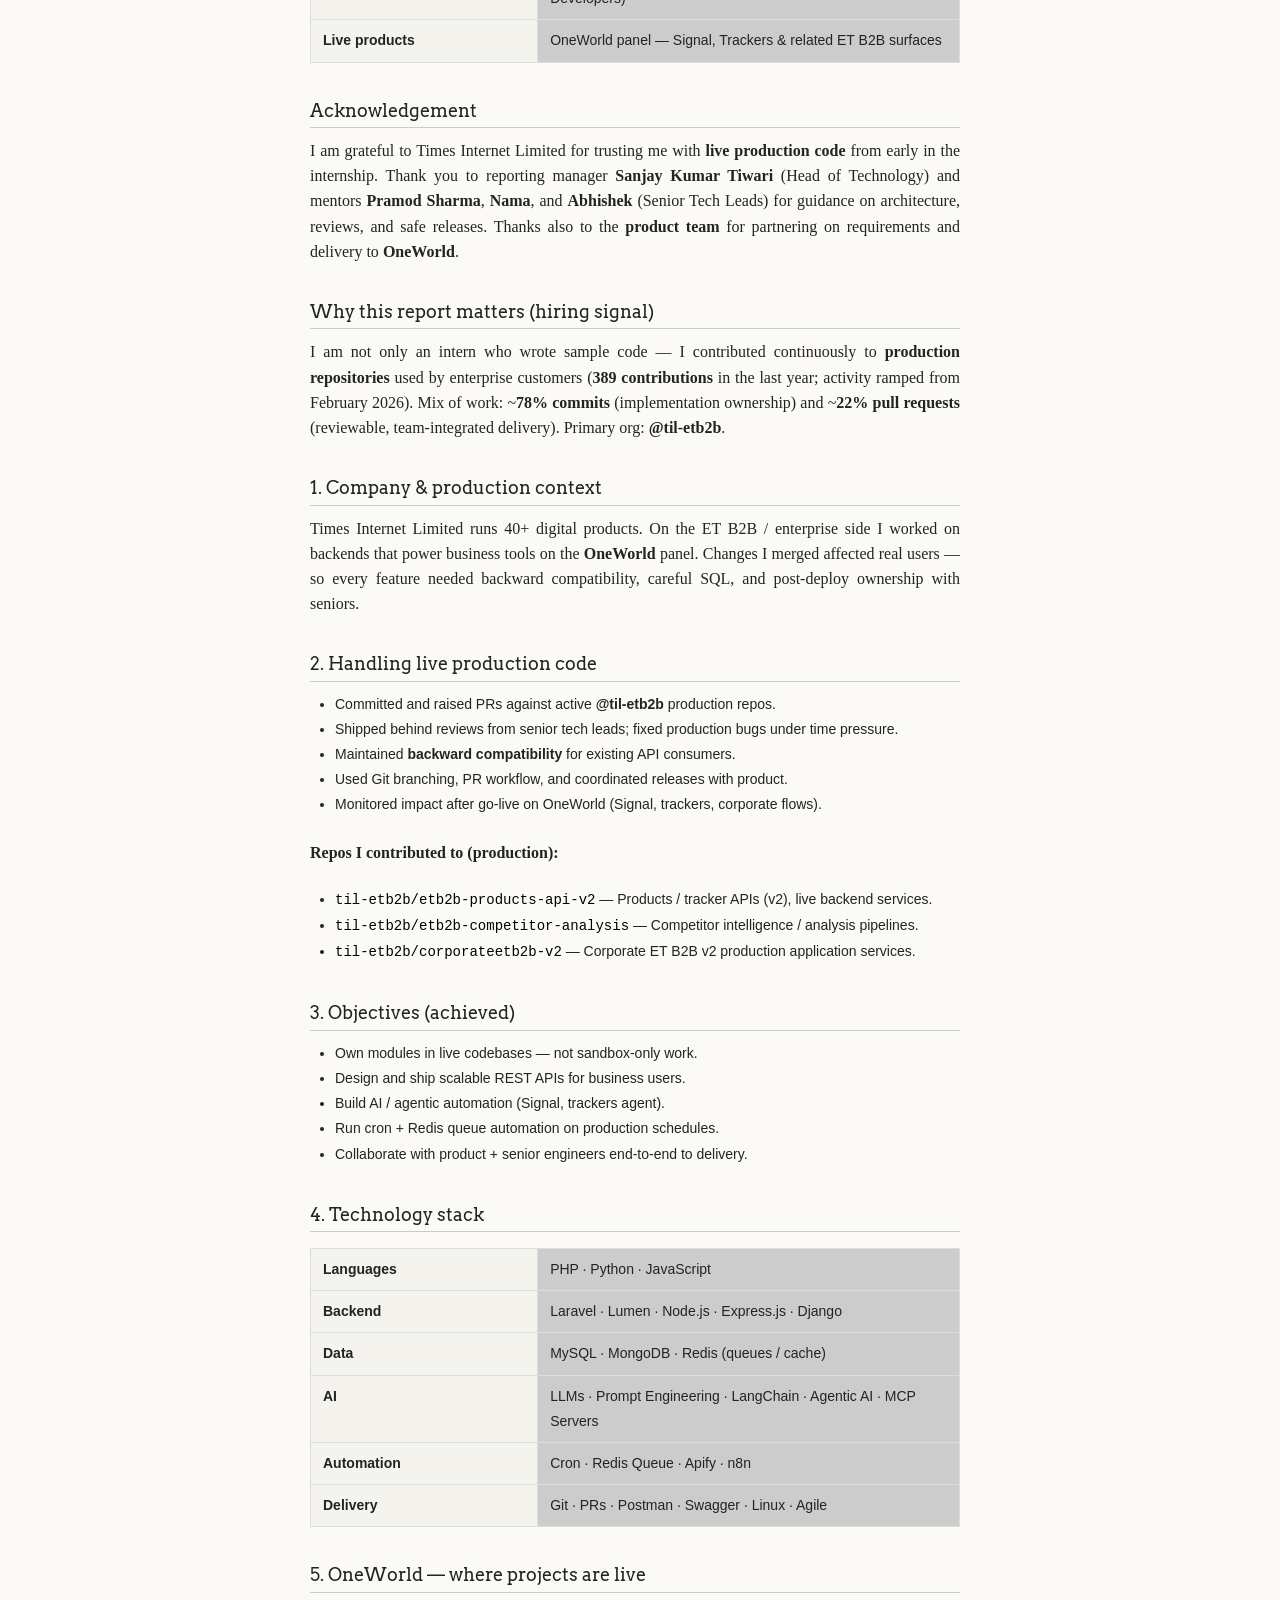
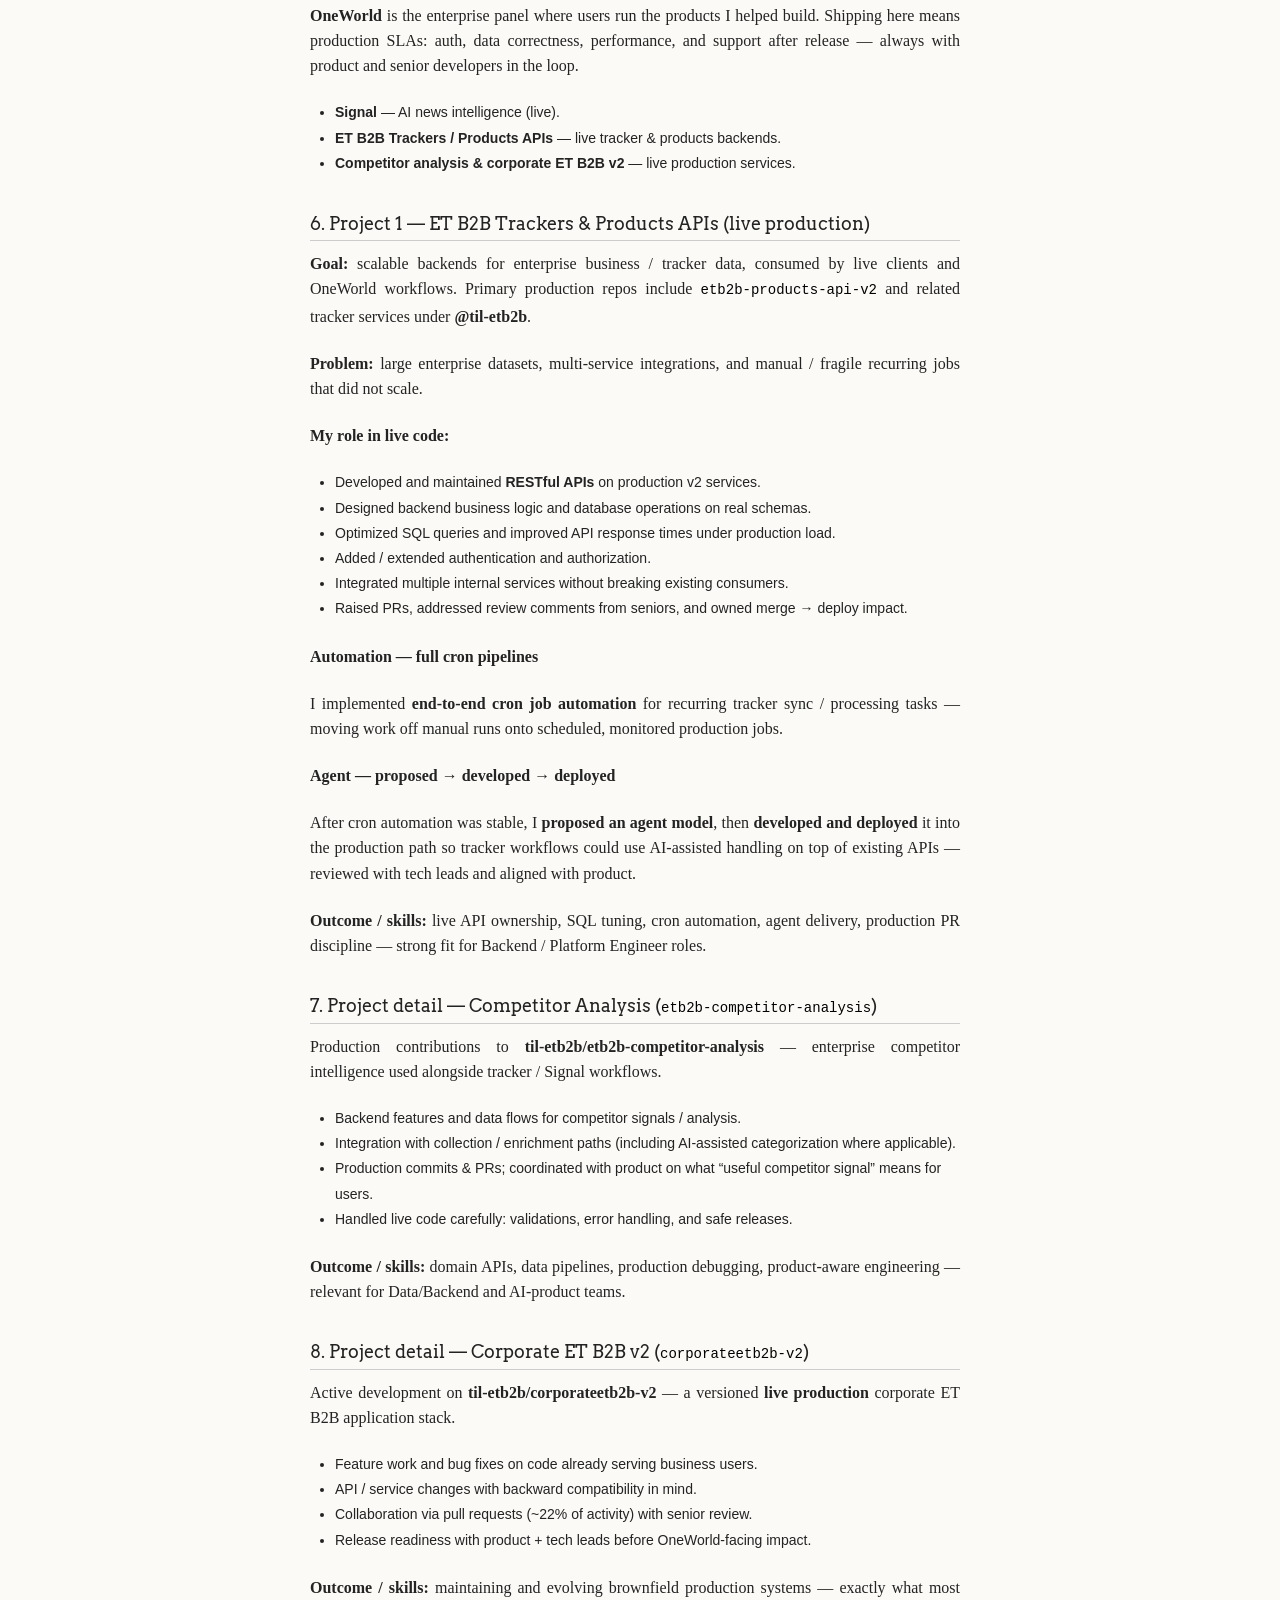
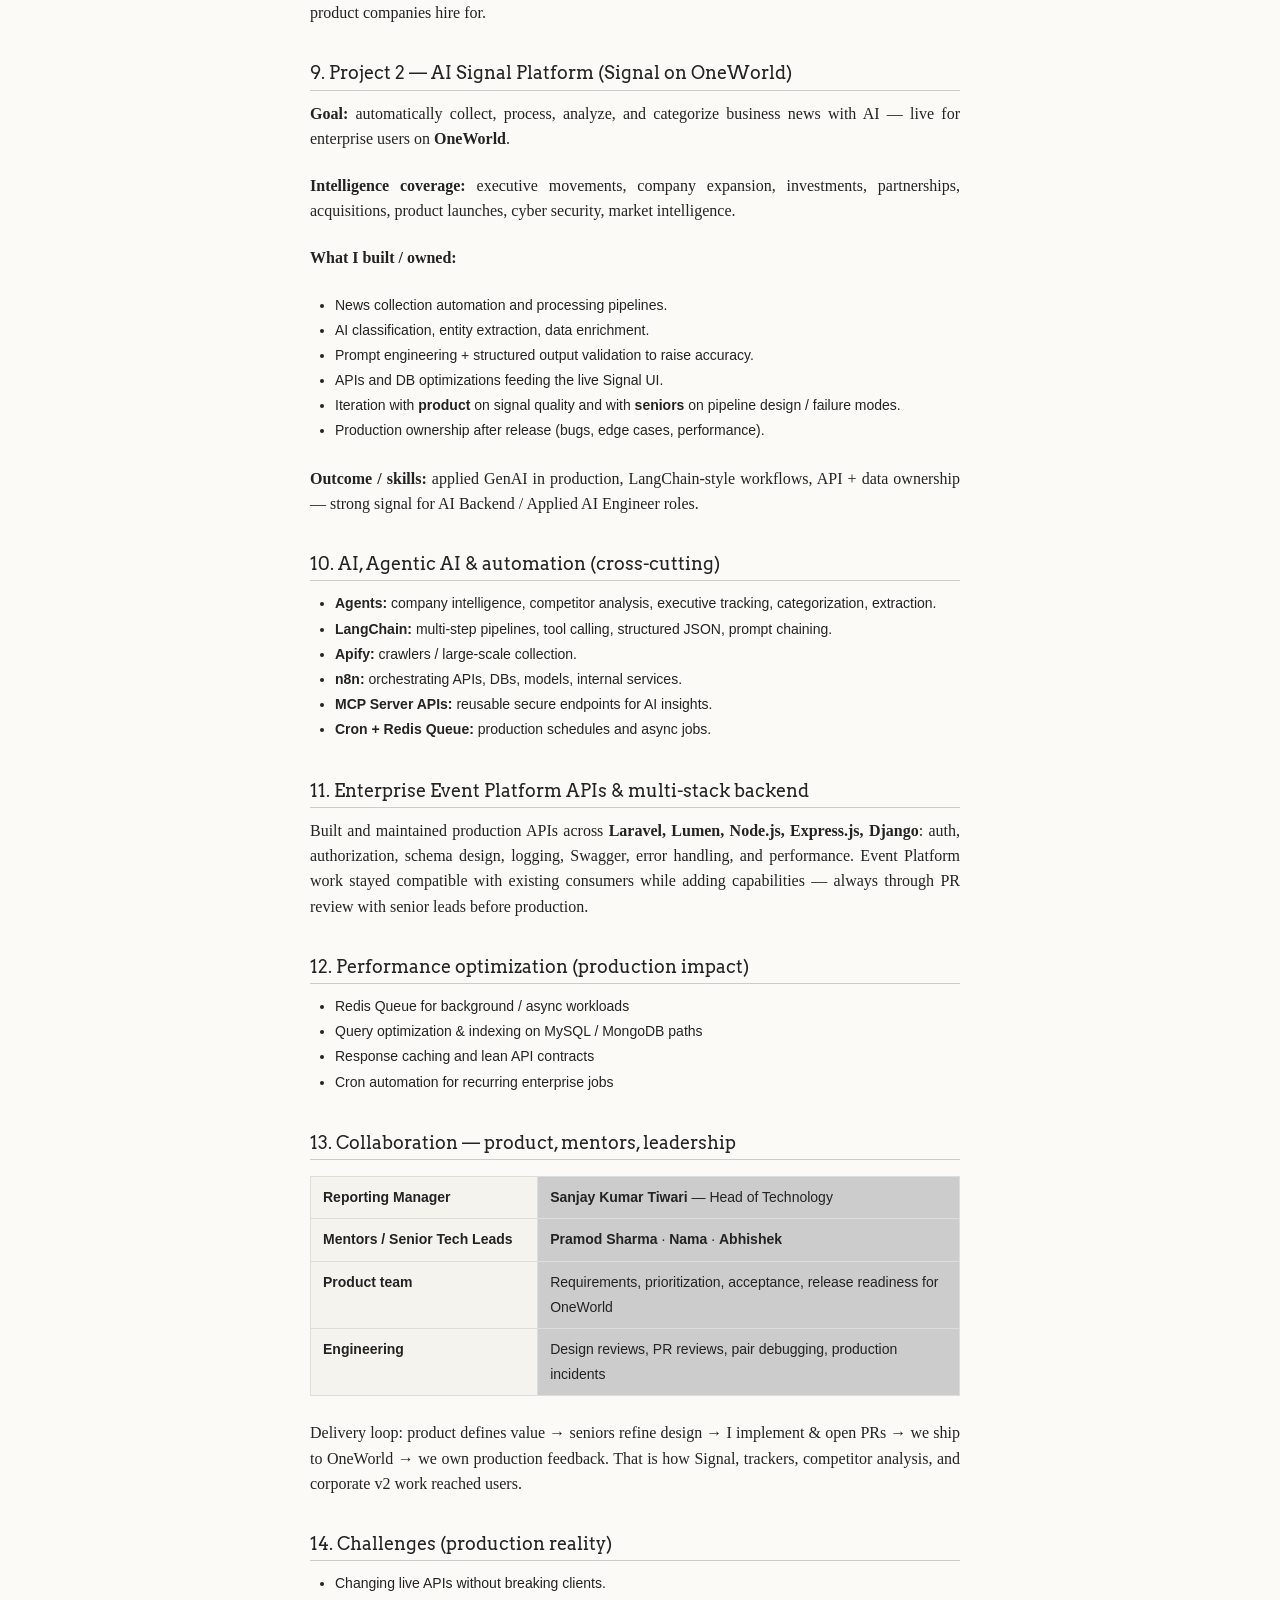
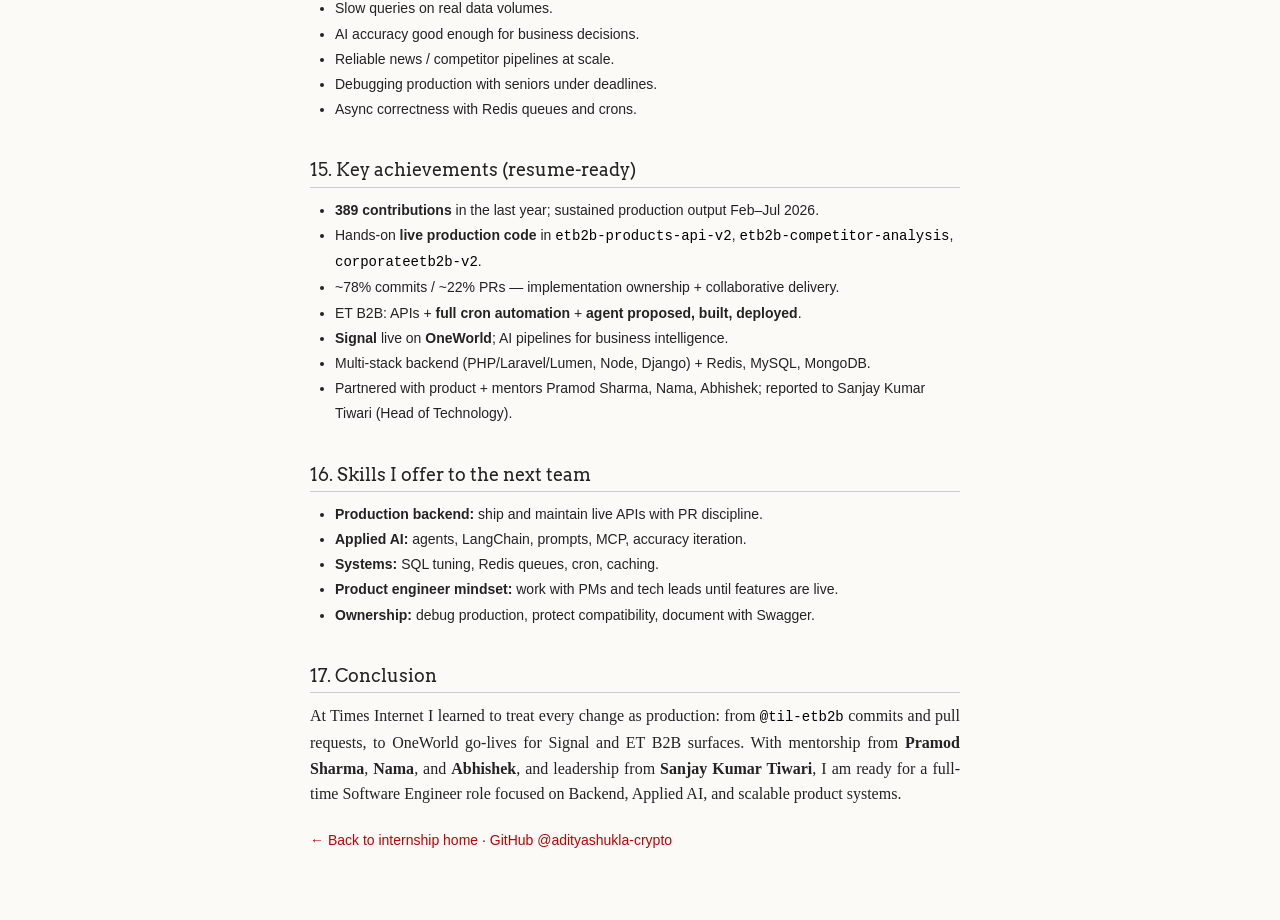
<file: internship/report/final_report.html>
<!doctype html>
<html lang="en-US">
  <head>
    <meta charset="utf-8">
    <meta http-equiv="X-UA-Compatible" content="IE=edge">
    <title>Internship Report | Times Internet Limited | Aditya Shukla</title>
    <meta name="description" content="Software Engineer Intern — live production code on til-etb2b, OneWorld Signal, ET B2B Trackers. 389 contributions. Mentors Pramod Sharma, Nama, Abhishek. RM Sanjay Kumar Tiwari.">
    <meta name="viewport" content="width=device-width, initial-scale=1, user-scalable=no">
    <link rel="stylesheet" href="../../assets/css/style.css">
  </head>
  <body>
    <div class="wrapper">
      <header>
        <h1 class="header">Internship at Times Internet</h1>
        <p class="header" style="font-family: 'Segoe UI', Tahoma, Geneva, Verdana, sans-serif;">
          Software Engineer Intern — Live production · Feb 2026 to Jul 2026
        </p>
        <p class="header" style="font-family: 'Segoe UI', Tahoma, Geneva, Verdana, sans-serif;">
          Author:
          <a class="header name" href="https://github.com/adityashukla-crypto">Aditya Shukla</a>
        </p>
        <ul class="nav-links">
          <li><a href="../index.html">Home</a></li>
          <li><a href="final_report.html">Internship Report</a></li>
          <li><a href="https://www.timesinternet.in/" target="_blank" rel="noopener">Company</a></li>
          <li><a href="https://github.com/adityashukla-crypto">GitHub</a></li>
        </ul>
      </header>

      <section>
        <h1>Software Engineer Intern — Times Internet Limited</h1>

        <style>
          p.para {
            font-family: "'Source Code Pro', 'Segoe UI', Tahoma, Geneva, Verdana, sans-serif";
            font-size: 16px;
          }
        </style>

        <p class="para">Mon, July 13</p>

        <h3 id="final-report">INTERNSHIP REPORT</h3>

        <div class="profile-showcase">
          <div class="shot avatar">
            <img src="../../assets/internship/github-profile.png" alt="Aditya Shukla — @adityashukla-crypto">
            <p class="caption">
              <a href="https://github.com/adityashukla-crypto">@adityashukla-crypto</a>
              · Times Internet · Noida ·
              <a href="mailto:aditya.shukla@timesinternet.in">aditya.shukla@timesinternet.in</a>
            </p>
          </div>
          <div class="shot">
            <img src="../../assets/internship/github-contributions.png" alt="389 contributions heatmap">
            <p class="caption">389 contributions in the last year — heavy activity from Feb–Jul 2026 (internship)</p>
          </div>
        </div>

        <p align="center" style="margin: 8px 0 20px;">
          <img src="../../assets/internship/til-etb2b-contributions.png" alt="Contributions to @til-etb2b — products-api-v2, competitor-analysis, corporateetb2b-v2" style="width:100%;max-width:640px;border:1px solid #ddd;border-radius:4px;">
        </p>
        <p class="caption" style="text-align:center;margin-top:-12px;margin-bottom:20px;font-size:12px;color:#666;">
          Live production contributions under <strong>@til-etb2b</strong> —
          <code>etb2b-products-api-v2</code>,
          <code>etb2b-competitor-analysis</code>,
          <code>corporateetb2b-v2</code>
          · ~78% commits · ~22% pull requests
        </p>

        <table style="width:100%" class="profile">
          <tr>
            <td>Company</td>
            <td><a href="https://www.timesinternet.in/">Times Internet Limited</a> (ET B2B / OneWorld)</td>
          </tr>
          <tr>
            <td>Role</td>
            <td>Software Engineer Intern — <strong>handling live production code</strong></td>
          </tr>
          <tr>
            <td>Intern</td>
            <td>Aditya Shukla</td>
          </tr>
          <tr>
            <td>GitHub</td>
            <td><a href="https://github.com/adityashukla-crypto">https://github.com/adityashukla-crypto</a></td>
          </tr>
          <tr>
            <td>Org repos</td>
            <td>@til-etb2b (private production codebases)</td>
          </tr>
          <tr>
            <td>Location</td>
            <td>Noida</td>
          </tr>
          <tr>
            <td>Duration</td>
            <td>February 2026 – July 2026 (6 months)</td>
          </tr>
          <tr>
            <td>Reporting Manager</td>
            <td>Sanjay Kumar Tiwari — Head of Technology</td>
          </tr>
          <tr>
            <td>Mentors / Tech Leads</td>
            <td>Pramod Sharma · Nama · Abhishek (Senior Tech Lead Developers)</td>
          </tr>
          <tr>
            <td>Live products</td>
            <td>OneWorld panel — Signal, Trackers &amp; related ET B2B surfaces</td>
          </tr>
        </table>

        <h3>Acknowledgement</h3>
        <p align="justify" class="para">
          I am grateful to Times Internet Limited for trusting me with
          <strong>live production code</strong> from early in the internship. Thank you to reporting
          manager <strong>Sanjay Kumar Tiwari</strong> (Head of Technology) and mentors
          <strong>Pramod Sharma</strong>, <strong>Nama</strong>, and <strong>Abhishek</strong>
          (Senior Tech Leads) for guidance on architecture, reviews, and safe releases. Thanks also
          to the <strong>product team</strong> for partnering on requirements and delivery to
          <strong>OneWorld</strong>.
        </p>

        <h3>Why this report matters (hiring signal)</h3>
        <p align="justify" class="para">
          I am not only an intern who wrote sample code — I contributed continuously to
          <strong>production repositories</strong> used by enterprise customers
          (<strong>389 contributions</strong> in the last year; activity ramped from February 2026).
          Mix of work: ~<strong>78% commits</strong> (implementation ownership) and
          ~<strong>22% pull requests</strong> (reviewable, team-integrated delivery). Primary org:
          <strong>@til-etb2b</strong>.
        </p>

        <h3>1. Company &amp; production context</h3>
        <p align="justify" class="para">
          Times Internet Limited runs 40+ digital products. On the ET B2B / enterprise side I worked
          on backends that power business tools on the <strong>OneWorld</strong> panel. Changes I
          merged affected real users — so every feature needed backward compatibility, careful SQL,
          and post-deploy ownership with seniors.
        </p>

        <h3>2. Handling live production code</h3>
        <ul>
          <li>Committed and raised PRs against active <strong>@til-etb2b</strong> production repos.</li>
          <li>Shipped behind reviews from senior tech leads; fixed production bugs under time pressure.</li>
          <li>Maintained <strong>backward compatibility</strong> for existing API consumers.</li>
          <li>Used Git branching, PR workflow, and coordinated releases with product.</li>
          <li>Monitored impact after go-live on OneWorld (Signal, trackers, corporate flows).</li>
        </ul>
        <p align="justify" class="para"><strong>Repos I contributed to (production):</strong></p>
        <ul>
          <li><code>til-etb2b/etb2b-products-api-v2</code> — Products / tracker APIs (v2), live backend services.</li>
          <li><code>til-etb2b/etb2b-competitor-analysis</code> — Competitor intelligence / analysis pipelines.</li>
          <li><code>til-etb2b/corporateetb2b-v2</code> — Corporate ET B2B v2 production application services.</li>
        </ul>

        <h3>3. Objectives (achieved)</h3>
        <ul>
          <li>Own modules in live codebases — not sandbox-only work.</li>
          <li>Design and ship scalable REST APIs for business users.</li>
          <li>Build AI / agentic automation (Signal, trackers agent).</li>
          <li>Run cron + Redis queue automation on production schedules.</li>
          <li>Collaborate with product + senior engineers end-to-end to delivery.</li>
        </ul>

        <h3>4. Technology stack</h3>
        <table style="width:100%" class="profile">
          <tr><td>Languages</td><td>PHP · Python · JavaScript</td></tr>
          <tr><td>Backend</td><td>Laravel · Lumen · Node.js · Express.js · Django</td></tr>
          <tr><td>Data</td><td>MySQL · MongoDB · Redis (queues / cache)</td></tr>
          <tr><td>AI</td><td>LLMs · Prompt Engineering · LangChain · Agentic AI · MCP Servers</td></tr>
          <tr><td>Automation</td><td>Cron · Redis Queue · Apify · n8n</td></tr>
          <tr><td>Delivery</td><td>Git · PRs · Postman · Swagger · Linux · Agile</td></tr>
        </table>

        <h3 id="oneworld">5. OneWorld — where projects are live</h3>
        <p align="justify" class="para">
          <strong>OneWorld</strong> is the enterprise panel where users run the products I helped
          build. Shipping here means production SLAs: auth, data correctness, performance, and
          support after release — always with product and senior developers in the loop.
        </p>
        <ul>
          <li><strong>Signal</strong> — AI news intelligence (live).</li>
          <li><strong>ET B2B Trackers / Products APIs</strong> — live tracker &amp; products backends.</li>
          <li><strong>Competitor analysis &amp; corporate ET B2B v2</strong> — live production services.</li>
        </ul>

        <h3 id="project-1">6. Project 1 — ET B2B Trackers &amp; Products APIs (live production)</h3>
        <p align="justify" class="para">
          <strong>Goal:</strong> scalable backends for enterprise business / tracker data, consumed
          by live clients and OneWorld workflows. Primary production repos include
          <code>etb2b-products-api-v2</code> and related tracker services under <strong>@til-etb2b</strong>.
        </p>
        <p align="justify" class="para"><strong>Problem:</strong> large enterprise datasets, multi-service integrations, and manual / fragile recurring jobs that did not scale.</p>
        <p align="justify" class="para"><strong>My role in live code:</strong></p>
        <ul>
          <li>Developed and maintained <strong>RESTful APIs</strong> on production v2 services.</li>
          <li>Designed backend business logic and database operations on real schemas.</li>
          <li>Optimized SQL queries and improved API response times under production load.</li>
          <li>Added / extended authentication and authorization.</li>
          <li>Integrated multiple internal services without breaking existing consumers.</li>
          <li>Raised PRs, addressed review comments from seniors, and owned merge → deploy impact.</li>
        </ul>
        <p align="justify" class="para"><strong>Automation — full cron pipelines</strong></p>
        <p align="justify" class="para">
          I implemented <strong>end-to-end cron job automation</strong> for recurring tracker sync /
          processing tasks — moving work off manual runs onto scheduled, monitored production jobs.
        </p>
        <p align="justify" class="para"><strong>Agent — proposed → developed → deployed</strong></p>
        <p align="justify" class="para">
          After cron automation was stable, I <strong>proposed an agent model</strong>, then
          <strong>developed and deployed</strong> it into the production path so tracker workflows
          could use AI-assisted handling on top of existing APIs — reviewed with tech leads and
          aligned with product.
        </p>
        <p align="justify" class="para">
          <strong>Outcome / skills:</strong> live API ownership, SQL tuning, cron automation, agent
          delivery, production PR discipline — strong fit for Backend / Platform Engineer roles.
        </p>

        <h3 id="project-competitor">7. Project detail — Competitor Analysis (<code>etb2b-competitor-analysis</code>)</h3>
        <p align="justify" class="para">
          Production contributions to <strong>til-etb2b/etb2b-competitor-analysis</strong> —
          enterprise competitor intelligence used alongside tracker / Signal workflows.
        </p>
        <ul>
          <li>Backend features and data flows for competitor signals / analysis.</li>
          <li>Integration with collection / enrichment paths (including AI-assisted categorization where applicable).</li>
          <li>Production commits &amp; PRs; coordinated with product on what “useful competitor signal” means for users.</li>
          <li>Handled live code carefully: validations, error handling, and safe releases.</li>
        </ul>
        <p align="justify" class="para">
          <strong>Outcome / skills:</strong> domain APIs, data pipelines, production debugging,
          product-aware engineering — relevant for Data/Backend and AI-product teams.
        </p>

        <h3 id="project-corporate">8. Project detail — Corporate ET B2B v2 (<code>corporateetb2b-v2</code>)</h3>
        <p align="justify" class="para">
          Active development on <strong>til-etb2b/corporateetb2b-v2</strong> — a versioned
          <strong>live production</strong> corporate ET B2B application stack.
        </p>
        <ul>
          <li>Feature work and bug fixes on code already serving business users.</li>
          <li>API / service changes with backward compatibility in mind.</li>
          <li>Collaboration via pull requests (~22% of activity) with senior review.</li>
          <li>Release readiness with product + tech leads before OneWorld-facing impact.</li>
        </ul>
        <p align="justify" class="para">
          <strong>Outcome / skills:</strong> maintaining and evolving brownfield production systems —
          exactly what most product companies hire for.
        </p>

        <h3 id="project-2">9. Project 2 — AI Signal Platform (Signal on OneWorld)</h3>
        <p align="justify" class="para">
          <strong>Goal:</strong> automatically collect, process, analyze, and categorize business news
          with AI — live for enterprise users on <strong>OneWorld</strong>.
        </p>
        <p align="justify" class="para"><strong>Intelligence coverage:</strong> executive movements, company expansion, investments, partnerships, acquisitions, product launches, cyber security, market intelligence.</p>
        <p align="justify" class="para"><strong>What I built / owned:</strong></p>
        <ul>
          <li>News collection automation and processing pipelines.</li>
          <li>AI classification, entity extraction, data enrichment.</li>
          <li>Prompt engineering + structured output validation to raise accuracy.</li>
          <li>APIs and DB optimizations feeding the live Signal UI.</li>
          <li>Iteration with <strong>product</strong> on signal quality and with <strong>seniors</strong> on pipeline design / failure modes.</li>
          <li>Production ownership after release (bugs, edge cases, performance).</li>
        </ul>
        <p align="justify" class="para">
          <strong>Outcome / skills:</strong> applied GenAI in production, LangChain-style workflows,
          API + data ownership — strong signal for AI Backend / Applied AI Engineer roles.
        </p>

        <h3>10. AI, Agentic AI &amp; automation (cross-cutting)</h3>
        <ul>
          <li><strong>Agents:</strong> company intelligence, competitor analysis, executive tracking, categorization, extraction.</li>
          <li><strong>LangChain:</strong> multi-step pipelines, tool calling, structured JSON, prompt chaining.</li>
          <li><strong>Apify:</strong> crawlers / large-scale collection.</li>
          <li><strong>n8n:</strong> orchestrating APIs, DBs, models, internal services.</li>
          <li><strong>MCP Server APIs:</strong> reusable secure endpoints for AI insights.</li>
          <li><strong>Cron + Redis Queue:</strong> production schedules and async jobs.</li>
        </ul>

        <h3 id="backend">11. Enterprise Event Platform APIs &amp; multi-stack backend</h3>
        <p align="justify" class="para">
          Built and maintained production APIs across <strong>Laravel, Lumen, Node.js, Express.js, Django</strong>:
          auth, authorization, schema design, logging, Swagger, error handling, and performance.
          Event Platform work stayed compatible with existing consumers while adding capabilities —
          always through PR review with senior leads before production.
        </p>

        <h3>12. Performance optimization (production impact)</h3>
        <ul>
          <li>Redis Queue for background / async workloads</li>
          <li>Query optimization &amp; indexing on MySQL / MongoDB paths</li>
          <li>Response caching and lean API contracts</li>
          <li>Cron automation for recurring enterprise jobs</li>
        </ul>

        <h3>13. Collaboration — product, mentors, leadership</h3>
        <table style="width:100%" class="profile">
          <tr>
            <td>Reporting Manager</td>
            <td><strong>Sanjay Kumar Tiwari</strong> — Head of Technology</td>
          </tr>
          <tr>
            <td>Mentors / Senior Tech Leads</td>
            <td><strong>Pramod Sharma</strong> · <strong>Nama</strong> · <strong>Abhishek</strong></td>
          </tr>
          <tr>
            <td>Product team</td>
            <td>Requirements, prioritization, acceptance, release readiness for OneWorld</td>
          </tr>
          <tr>
            <td>Engineering</td>
            <td>Design reviews, PR reviews, pair debugging, production incidents</td>
          </tr>
        </table>
        <p align="justify" class="para">
          Delivery loop: product defines value → seniors refine design → I implement &amp; open PRs →
          we ship to OneWorld → we own production feedback. That is how Signal, trackers, competitor
          analysis, and corporate v2 work reached users.
        </p>

        <h3>14. Challenges (production reality)</h3>
        <ul>
          <li>Changing live APIs without breaking clients.</li>
          <li>Slow queries on real data volumes.</li>
          <li>AI accuracy good enough for business decisions.</li>
          <li>Reliable news / competitor pipelines at scale.</li>
          <li>Debugging production with seniors under deadlines.</li>
          <li>Async correctness with Redis queues and crons.</li>
        </ul>

        <h3>15. Key achievements (resume-ready)</h3>
        <ul>
          <li><strong>389 contributions</strong> in the last year; sustained production output Feb–Jul 2026.</li>
          <li>Hands-on <strong>live production code</strong> in <code>etb2b-products-api-v2</code>, <code>etb2b-competitor-analysis</code>, <code>corporateetb2b-v2</code>.</li>
          <li>~78% commits / ~22% PRs — implementation ownership + collaborative delivery.</li>
          <li>ET B2B: APIs + <strong>full cron automation</strong> + <strong>agent proposed, built, deployed</strong>.</li>
          <li><strong>Signal</strong> live on <strong>OneWorld</strong>; AI pipelines for business intelligence.</li>
          <li>Multi-stack backend (PHP/Laravel/Lumen, Node, Django) + Redis, MySQL, MongoDB.</li>
          <li>Partnered with product + mentors Pramod Sharma, Nama, Abhishek; reported to Sanjay Kumar Tiwari (Head of Technology).</li>
        </ul>

        <h3>16. Skills I offer to the next team</h3>
        <ul>
          <li><strong>Production backend:</strong> ship and maintain live APIs with PR discipline.</li>
          <li><strong>Applied AI:</strong> agents, LangChain, prompts, MCP, accuracy iteration.</li>
          <li><strong>Systems:</strong> SQL tuning, Redis queues, cron, caching.</li>
          <li><strong>Product engineer mindset:</strong> work with PMs and tech leads until features are live.</li>
          <li><strong>Ownership:</strong> debug production, protect compatibility, document with Swagger.</li>
        </ul>

        <h3>17. Conclusion</h3>
        <p align="justify" class="para">
          At Times Internet I learned to treat every change as production: from
          <code>@til-etb2b</code> commits and pull requests, to OneWorld go-lives for Signal and
          ET B2B surfaces. With mentorship from <strong>Pramod Sharma</strong>, <strong>Nama</strong>,
          and <strong>Abhishek</strong>, and leadership from <strong>Sanjay Kumar Tiwari</strong>,
          I am ready for a full-time Software Engineer role focused on Backend, Applied AI, and
          scalable product systems.
        </p>

        <p>
          <a href="../index.html">← Back to internship home</a>
          ·
          <a href="https://github.com/adityashukla-crypto">GitHub @adityashukla-crypto</a>
        </p>
      </section>
    </div>
  </body>
</html>
</file>
<file: assets/css/style.css>
@import url("https://fonts.googleapis.com/css?family=Arvo:400,700,400italic");.highlight table td{padding:5px}.highlight table pre{margin:0}.highlight .cm{color:#999988;font-style:italic}.highlight .cp{color:#999999;font-weight:bold}.highlight .c1{color:#999988;font-style:italic}.highlight .cs{color:#999999;font-weight:bold;font-style:italic}.highlight .c,.highlight .cd{color:#999988;font-style:italic}.highlight .err{color:#a61717;background-color:#e3d2d2}.highlight .gd{color:#000000;background-color:#ffdddd}.highlight .ge{color:#000000;font-style:italic}.highlight .gr{color:#aa0000}.highlight .gh{color:#999999}.highlight .gi{color:#000000;background-color:#ddffdd}.highlight .go{color:#888888}.highlight .gp{color:#555555}.highlight .gs{font-weight:bold}.highlight .gu{color:#aaaaaa}.highlight .gt{color:#aa0000}.highlight .kc{color:#000000;font-weight:bold}.highlight .kd{color:#000000;font-weight:bold}.highlight .kn{color:#000000;font-weight:bold}.highlight .kp{color:#000000;font-weight:bold}.highlight .kr{color:#000000;font-weight:bold}.highlight .kt{color:#445588;font-weight:bold}.highlight .k,.highlight .kv{color:#000000;font-weight:bold}.highlight .mf{color:#009999}.highlight .mh{color:#009999}.highlight .il{color:#009999}.highlight .mi{color:#009999}.highlight .mo{color:#009999}.highlight .m,.highlight .mb,.highlight .mx{color:#009999}.highlight .sb{color:#d14}.highlight .sc{color:#d14}.highlight .sd{color:#d14}.highlight .s2{color:#d14}.highlight .se{color:#d14}.highlight .sh{color:#d14}.highlight .si{color:#d14}.highlight .sx{color:#d14}.highlight .sr{color:#009926}.highlight .s1{color:#d14}.highlight .ss{color:#990073}.highlight .s{color:#d14}.highlight .na{color:#008080}.highlight .bp{color:#999999}.highlight .nb{color:#0086B3}.highlight .nc{color:#445588;font-weight:bold}.highlight .no{color:#008080}.highlight .nd{color:#3c5d5d;font-weight:bold}.highlight .ni{color:#800080}.highlight .ne{color:#990000;font-weight:bold}.highlight .nf{color:#990000;font-weight:bold}.highlight .nl{color:#990000;font-weight:bold}.highlight .nn{color:#555555}.highlight .nt{color:#000080}.highlight .vc{color:#008080}.highlight .vg{color:#008080}.highlight .vi{color:#008080}.highlight .nv{color:#008080}.highlight .ow{color:#000000;font-weight:bold}.highlight .o{color:#000000;font-weight:bold}.highlight .w{color:#bbbbbb}.highlight{background-color:#f8f8f8}html,body,div,span,applet,object,iframe,h1,h2,h3,h4,h5,h6,p,blockquote,pre,a,abbr,acronym,address,big,cite,code,del,dfn,em,img,ins,kbd,q,s,samp,small,strike,strong,sub,sup,tt,var,b,u,i,center,dl,dt,dd,ol,ul,li,fieldset,form,label,legend,table,caption,tbody,tfoot,thead,tr,th,td,article,aside,canvas,details,embed,figure,figcaption,footer,header,hgroup,menu,nav,output,ruby,section,summary,time,mark,audio,video{margin:0;padding:0;border:0;font:inherit;vertical-align:baseline}body{padding:10px 50px 0 0;font-family:"Source Code Pro", "Helvetica Neue", Helvetica, Arial, sans-serif;font-size:14px;color:#232323;background-color:#FBFAF7;margin:0;line-height:1.8em;-webkit-font-smoothing:antialiased}h1,h2,h3,h4,h5,h6{color:#232323;margin:36px 0 10px}p,ul,ol,table,dl{margin:0 0 22px}h1,h2,h3{font-family:Arvo, Monaco, serif;line-height:1.3;font-weight:normal}h1,h2,h3{display:block;border-bottom:1px solid #ccc;padding-bottom:5px}h1{font-size:30px}h2{font-size:24px}h3{font-size:18px}h4,h5,h6{font-family:Arvo, Monaco, serif;font-weight:700}a{color:#C30000;font-weight:200;text-decoration:none}a:hover{text-decoration:underline}a small{font-size:12px}em{font-style:italic}strong{font-weight:700}ul{list-style-position:inside;list-style:disc;padding-left:25px}ol{list-style-position:inside;list-style:decimal;padding-left:25px}blockquote{margin:0;padding:0 0 0 20px;font-style:italic}dl,dt,dd,dl p{color:#444}dl dt{font-weight:bold}dl dd{padding-left:20px;font-style:italic}dl p{padding-left:20px;font-style:italic}hr{border:0;background:#ccc;height:1px;margin:0 0 24px}img{position:relative;margin:0 auto;max-width:650px;padding:5px;margin:10px 0 32px 0;border:1px solid #ccc}p img,.emoji{display:inline;margin:0;padding:0;vertical-align:middle;text-align:center;border:none}code,pre{font-family:Monaco, "Bitstream Vera Sans Mono", "Lucida Console", Terminal, monospace;color:#000;font-size:14px}pre{padding:4px 12px;background:#FDFEFB;border-radius:4px;border:1px solid #D7D8C8;overflow:auto;overflow-y:hidden;margin-bottom:32px}table{width:100%}table{border:1px solid #ccc;margin-bottom:32px;text-align:left}th{font-family:'Arvo', Helvetica, Arial, sans-serif;font-size:18px;font-weight:normal;padding:10px;background:#232323;color:#FDFEFB}td{padding:10px;background:#ccc}.wrapper{width:960px}header{background-color:#171717;color:#FDFDFB;width:170px;float:left;position:fixed;border:1px solid #000;-webkit-border-top-right-radius:4px;-webkit-border-bottom-right-radius:4px;-moz-border-radius-topright:4px;-moz-border-radius-bottomright:4px;border-top-right-radius:4px;border-bottom-right-radius:4px;padding:34px 25px 22px 50px;margin:30px 25px 0 0;-webkit-font-smoothing:antialiased}p.header{font-size:16px}h1.header{font-family:Arvo, sans-serif;font-size:30px;font-weight:300;line-height:1.3em;border-bottom:none;margin-top:0}h1.header,a.header,a.name,header a{color:#fff}a.header{text-decoration:underline}a.name{white-space:nowrap}header ul{list-style:none;padding:0}header li{list-style-type:none;width:132px;height:15px;margin-bottom:12px;line-height:1em;padding:6px 6px 6px 7px;background:#AF0011;background:-moz-linear-gradient(top, #AF0011 0%, #820011 100%);background:-webkit-gradient(linear, left top, left bottom, color-stop(0%, #f8f8f8), color-stop(100%, #ddd));background:-webkit-linear-gradient(top, #AF0011 0%, #820011 100%);background:-o-linear-gradient(top, #AF0011 0%, #820011 100%);background:-ms-linear-gradient(top, #AF0011 0%, #820011 100%);background:linear-gradient(to top, #AF0011 0%, #820011 100%);border-radius:4px;border:1px solid #0D0D0D;-webkit-box-shadow:inset 0px 1px 1px 0 #e90226;box-shadow:inset 0px 1px 1px 0 #e90226}header li:hover{background:#C3001D;background:-moz-linear-gradient(top, #C3001D 0%, #950119 100%);background:-webkit-gradient(linear, left top, left bottom, color-stop(0%, #f8f8f8), color-stop(100%, #ddd));background:-webkit-linear-gradient(top, #C3001D 0%, #950119 100%);background:-o-linear-gradient(top, #C3001D 0%, #950119 100%);background:-ms-linear-gradient(top, #C3001D 0%, #950119 100%);background:linear-gradient(to top, #C3001D 0%, #950119 100%)}a.buttons{-webkit-font-smoothing:antialiased;background:url(../images/arrow-down.png) no-repeat;font-weight:normal;text-shadow:rgba(0,0,0,0.4) 0 -1px 0;padding:2px 2px 2px 22px;height:30px}a.github{background:url(../images/octocat-small.png) no-repeat 1px}a.buttons:hover{color:#fff;text-decoration:none}section{width:650px;float:right;padding-bottom:50px}footer{width:170px;float:left;position:fixed;bottom:10px;padding-left:50px}@media print, screen and (max-width: 960px){div.wrapper{width:auto;margin:0}header,section,footer{float:none;position:static;width:auto}footer{border-top:1px solid #ccc;margin:0 84px 0 50px;padding:0}header{padding-right:320px}section{padding:20px 84px 20px 50px;margin:0 0 20px}header a small{display:inline}header ul{position:absolute;right:130px;top:84px}}@media print, screen and (max-width: 720px){body{word-wrap:break-word}header{padding:10px 20px 0;margin-right:0}section{padding:10px 0 10px 20px;margin:0 0 30px}footer{margin:0 0 0 30px}header ul,header p.view{position:static}}@media print, screen and (max-width: 480px){header ul li.download{display:none}footer{margin:0 0 0 20px}footer a{display:block}}@media print{body{padding:0.4in;font-size:12pt;color:#444}}


/* Custom additions for adii portfolio */
header img.avatar {
  width: 96px;
  height: 96px;
  border-radius: 8px;
  margin-bottom: 14px;
  border: 2px solid #444;
  display: block;
}

header .meta {
  font-size: 12px;
  color: #bbb;
  margin-top: 8px;
  line-height: 1.5;
}

table.profile {
  width: 100%;
  border-collapse: collapse;
  margin: 16px 0 24px;
}

table.profile td {
  border: 1px solid #ddd;
  padding: 8px 12px;
}

table.profile td:first-child {
  font-weight: bold;
  width: 35%;
  background: #f5f3ee;
}

.repo-list li {
  margin-bottom: 18px;
}

.repo-list h4 {
  margin-bottom: 4px;
}

.badge {
  display: inline-block;
  font-size: 11px;
  padding: 1px 7px;
  border: 1px solid #ccc;
  border-radius: 3px;
  margin-right: 6px;
  color: #555;
  background: #f0eee8;
}

.nav-links {
  margin: 18px 0 0;
  padding: 0;
  list-style: none;
}

.nav-links li {
  margin: 6px 0;
}

.nav-links a {
  color: #f07178;
  text-decoration: none;
}

.nav-links a:hover {
  text-decoration: underline;
}

@media print, screen and (max-width: 960px) {
  header {
    position: relative;
    float: none;
    width: auto;
    margin: 0 0 20px;
    border-radius: 0;
    padding: 24px 20px;
  }
  section {
    float: none;
    width: auto;
    padding: 0 20px 40px;
  }
  .wrapper {
    width: auto;
  }
  body {
    padding: 0;
  }
  footer {
    display: none;
  }
}

/* Weekly blog home list */
ul.week-list {
  list-style: none;
  margin: 12px 0 28px;
  padding: 0;
}

ul.week-list li {
  margin: 0 0 10px;
  padding: 10px 12px;
  border-left: 3px solid #c0392b;
  background: #f7f5f0;
}

ul.week-list a {
  font-weight: bold;
  text-decoration: none;
  color: #c0392b;
}

ul.week-list a:hover {
  text-decoration: underline;
}

ul.week-list .week-meta {
  display: block;
  font-size: 12px;
  color: #666;
  margin-top: 2px;
  font-weight: normal;
}

.week-nav {
  margin: 24px 0 8px;
  padding-top: 12px;
  border-top: 1px solid #ddd;
}

.week-nav a {
  margin-right: 8px;
}

/* Internship profile / contribution shots */
.profile-showcase {
  display: flex;
  flex-wrap: wrap;
  gap: 16px;
  align-items: flex-start;
  margin: 18px 0 24px;
}

.profile-showcase .shot {
  flex: 1 1 220px;
  max-width: 100%;
}

.profile-showcase img {
  width: 100%;
  height: auto;
  border: 1px solid #ddd;
  border-radius: 4px;
  display: block;
  background: #111;
}

.profile-showcase .shot.avatar {
  flex: 0 1 180px;
}

.profile-showcase .caption {
  font-size: 12px;
  color: #666;
  margin-top: 6px;
  line-height: 1.4;
}

.profile-showcase .caption a {
  color: #c0392b;
}
</file>
